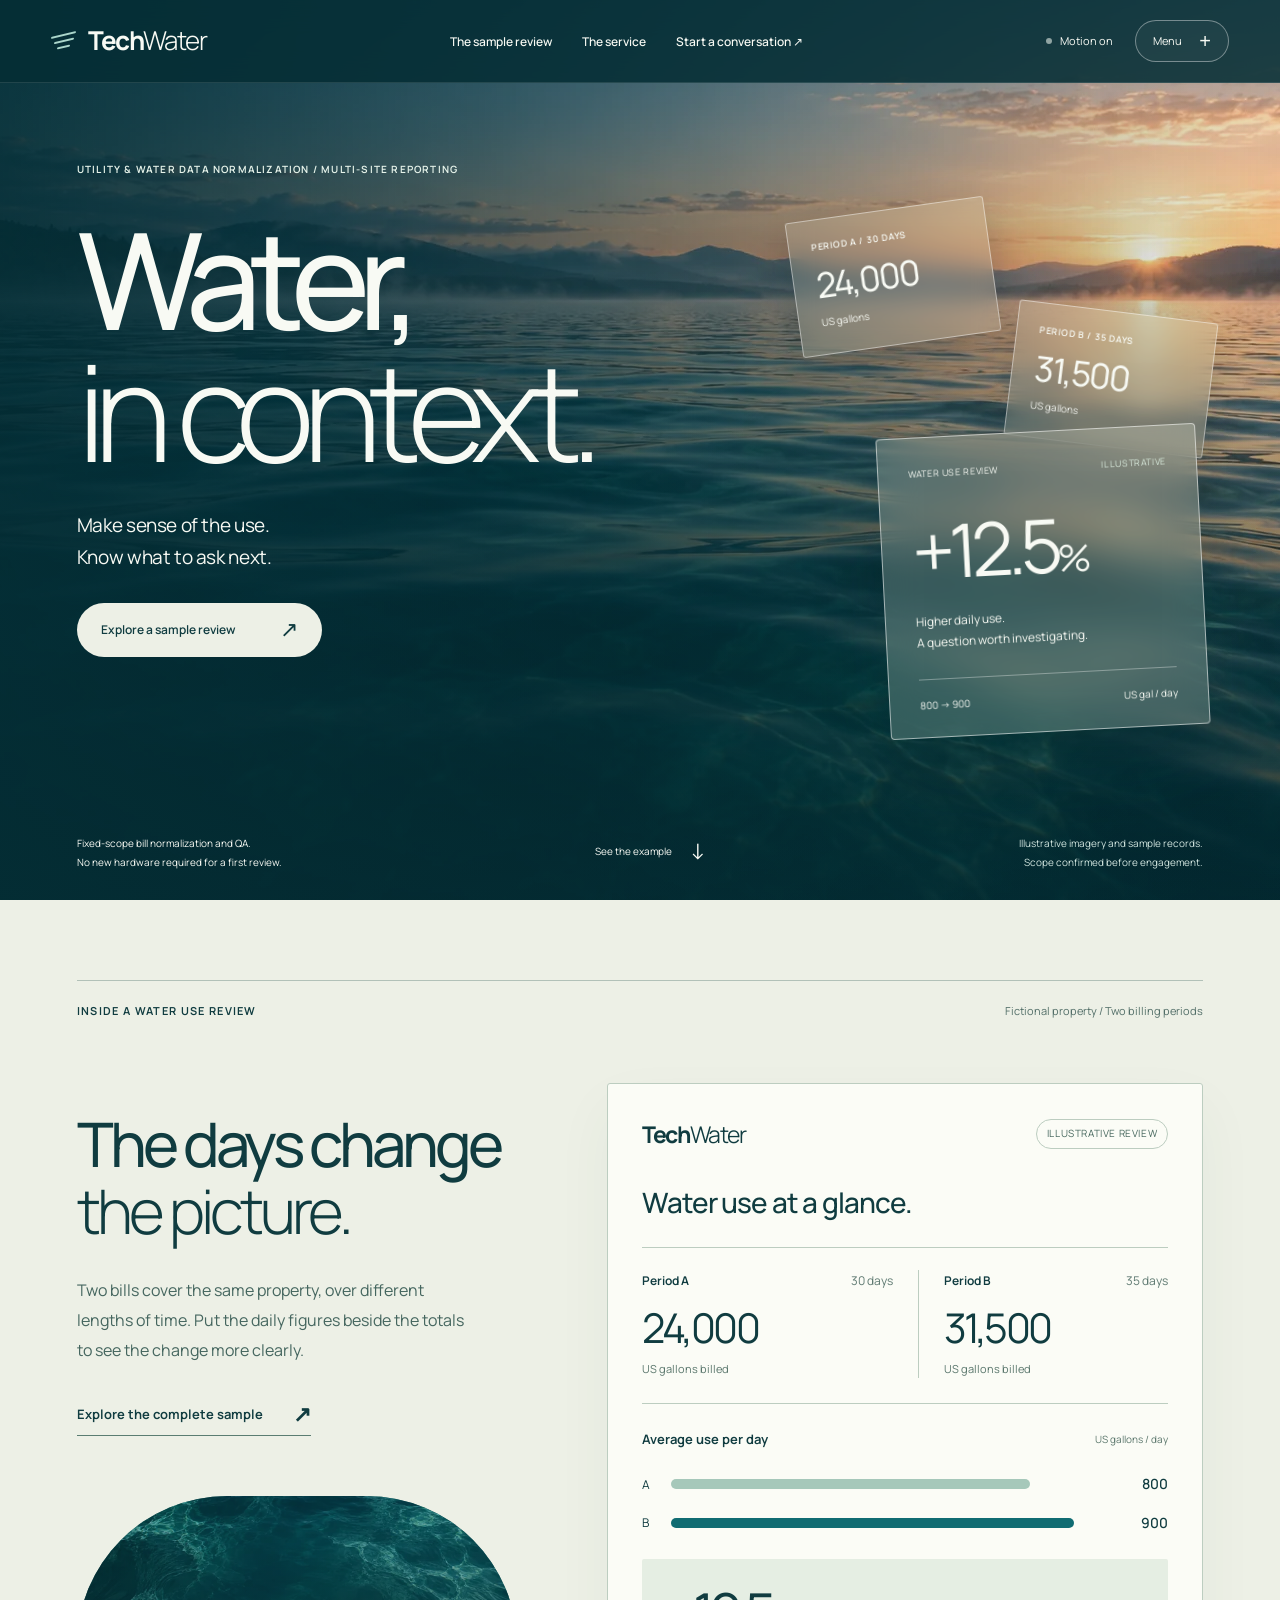
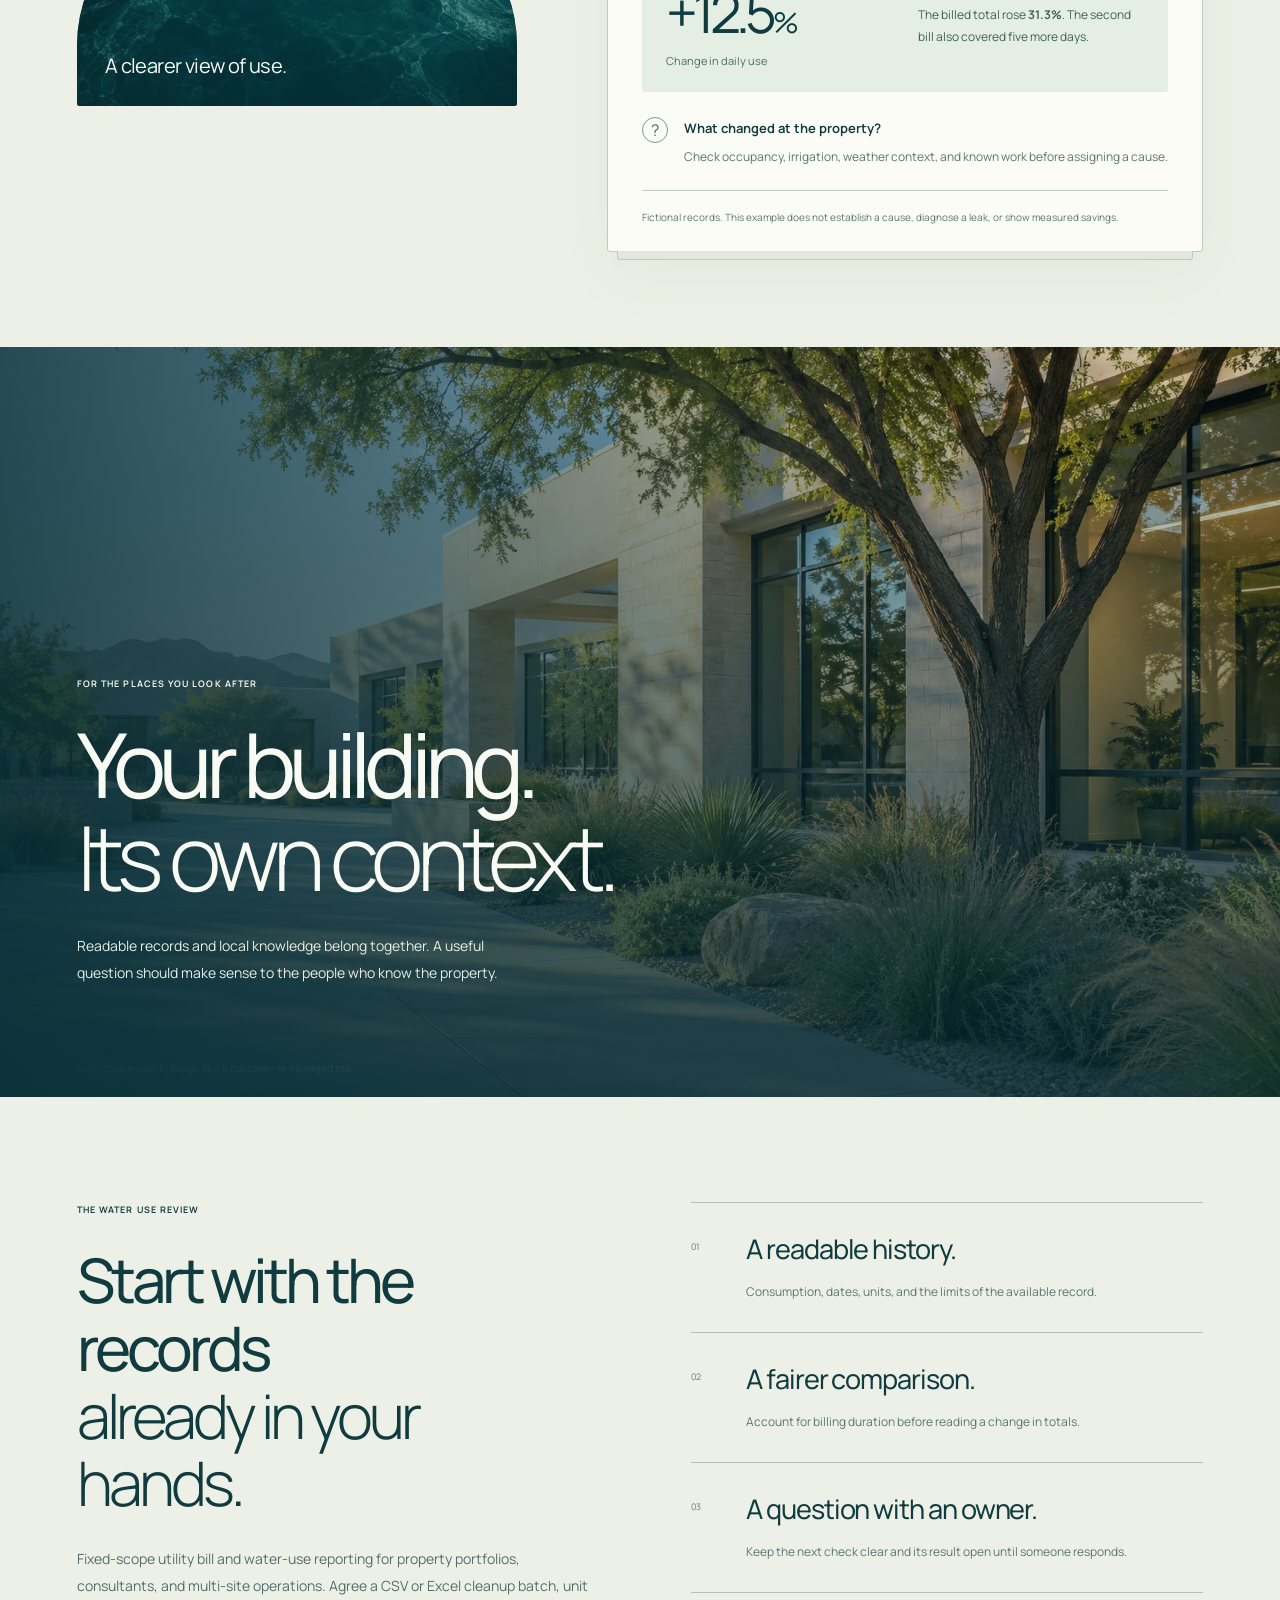
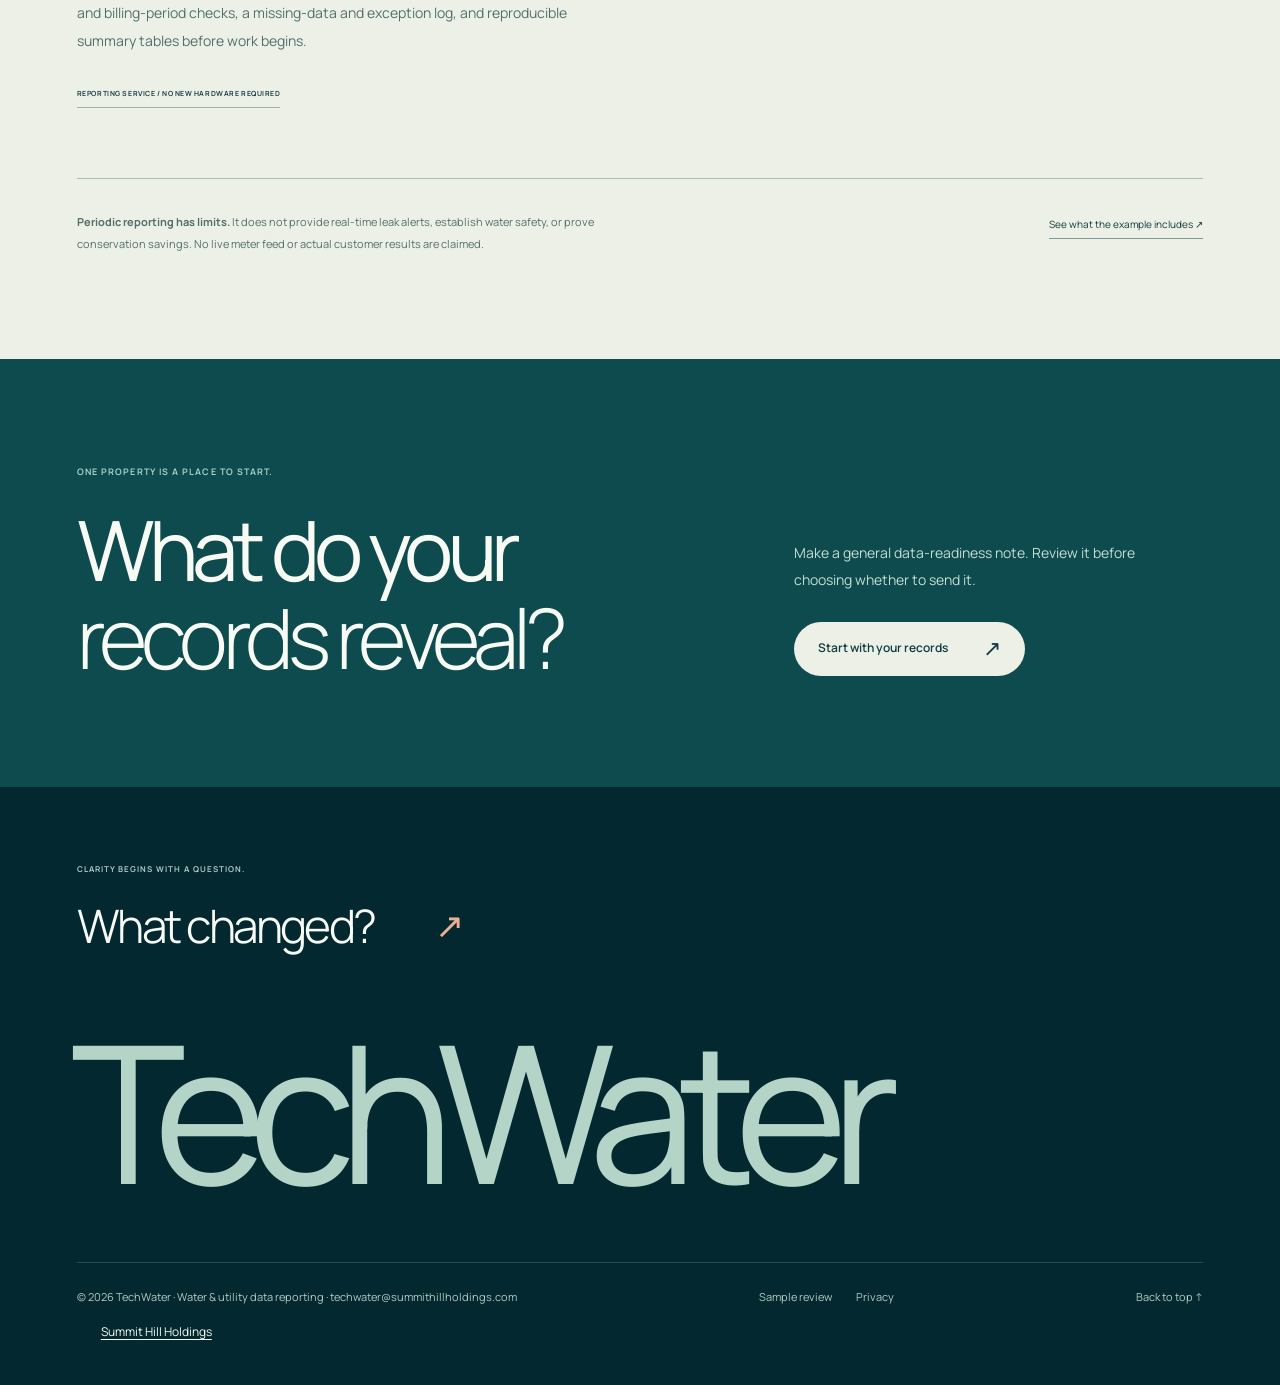
<file: index.html>
<!doctype html><html lang="en" data-motion="off"><head><meta charset="utf-8"><meta name="viewport" content="width=device-width,initial-scale=1"><meta name="theme-color" content="#073a40"><title>Water, in context. | TechWater</title><meta name="description" content="Utility data cleanup and bill-based water reporting for property portfolios, consultants, and multi-site teams. Scoped normalization, quality checks, and reproducible summaries."><link rel="canonical" href="https://techwater.summithillholdings.com/"><meta property="og:type" content="website"><meta property="og:site_name" content="TechWater"><meta property="og:title" content="Water, in context. | TechWater"><meta property="og:description" content="Utility data cleanup and bill-based water reporting for property portfolios, consultants, and multi-site teams. Scoped normalization, quality checks, and reproducible summaries."><meta property="og:url" content="https://techwater.summithillholdings.com/"><meta property="og:image" content="https://techwater.summithillholdings.com/assets/water-horizon-1600.webp"><meta name="twitter:card" content="summary_large_image"><link rel="icon" href="/assets/favicon.svg" type="image/svg+xml"><link rel="preload" as="font" type="font/ttf" href="/assets/fonts/manrope-variable.ttf" crossorigin><link rel="stylesheet" href="/styles.css?v=report-spread-2"><script src="/site.js?v=report-spread-2" defer></script></head><body class="page-home"><a class="skip" href="#main">Skip to content</a><header class="site-header"><a class="brand" href="/" aria-label="TechWater home"><span class="water-mark" aria-hidden="true"><i></i><i></i><i></i></span><span>Tech<b>Water</b></span></a><nav class="desktop-nav" aria-label="Primary"><a href="/sample-review/">The sample review</a><a href="/#scope">The service</a><a href="/start/">Start a conversation ↗</a></nav><div class="header-controls"><button class="motion-toggle only-js" type="button" data-motion aria-pressed="false"><span class="motion-dot" aria-hidden="true"></span><span data-motion-label>Motion on</span></button><button class="menu-button only-js" type="button" data-menu aria-controls="water-menu" aria-expanded="false" aria-haspopup="dialog">Menu <span aria-hidden="true">+</span></button></div><div class="page-progress" aria-hidden="true"></div></header><dialog class="menu-dialog" id="water-menu" aria-labelledby="menu-title"><div class="menu-water" aria-hidden="true"><img class="" src="/assets/water-texture-1600.webp" srcset="/assets/water-texture-640.webp 640w, /assets/water-texture-1000.webp 1000w, /assets/water-texture-1600.webp 1600w" sizes="100vw" width="1600" height="900" alt="" loading="lazy" decoding="async"></div><div class="menu-inner"><div class="menu-top"><a class="brand" href="/"><span class="water-mark" aria-hidden="true"><i></i><i></i><i></i></span><span>Tech<b>Water</b></span></a><button class="close-button" type="button" data-close aria-label="Close menu">Close <span aria-hidden="true">×</span></button></div><p class="eyebrow" id="menu-title">A clearer view of water use</p><nav aria-label="Full site"><a href="/"><small>01</small><span>Water, in context.</span><b aria-hidden="true">↗</b></a><a href="/sample-review/"><small>02</small><span>The sample review.</span><b aria-hidden="true">↗</b></a><a href="/#scope"><small>03</small><span>The reporting service.</span><b aria-hidden="true">↗</b></a><a href="/start/"><small>04</small><span>Start with your records.</span><b aria-hidden="true">↗</b></a></nav><div class="menu-foot"><p>Bill-based reporting.<br>No new hardware required.</p><span>Fixed-scope reporting pilots</span></div></div></dialog><main id="main"><section class="water-hero" aria-labelledby="water-title"><div class="hero-water" aria-hidden="true"><img class="" src="/assets/water-horizon-1600.webp" srcset="/assets/water-horizon-640.webp 640w, /assets/water-horizon-1000.webp 1000w, /assets/water-horizon-1600.webp 1600w" sizes="100vw" width="1600" height="900" alt="" fetchpriority="high" decoding="async"></div><div class="hero-shade" aria-hidden="true"></div><div class="hero-intro"><p class="eyebrow">Utility &amp; water data normalization / Multi-site reporting</p><h1 id="water-title">Water,<br><em>in context.</em></h1><p class="hero-lede">Make sense of the use.<br>Know what to ask next.</p><a class="button light" href="/sample-review/"><span>Explore a sample review</span><span aria-hidden="true">↗</span></a></div><div class="hero-report" aria-label="Sample water-use comparison"><div class="floating-source source-a"><span>PERIOD A / 30 DAYS</span><b>24,000</b><small>US gallons</small></div><div class="floating-source source-b"><span>PERIOD B / 35 DAYS</span><b>31,500</b><small>US gallons</small></div><div class="hero-report-glass"><div><span>WATER USE REVIEW</span><i>ILLUSTRATIVE</i></div><strong>+12.5<span>%</span></strong><p>Higher daily use.<br>A question worth investigating.</p><div class="hero-report-rule"><span>800 → 900</span><span>US gal / day</span></div></div></div><div class="hero-bottom"><p>Fixed-scope bill normalization and QA.<br>No new hardware required for a first review.</p><a href="#story">See the example <span aria-hidden="true">↓</span></a><span>Illustrative imagery and sample records.<br>Scope confirmed before engagement.</span></div></section><section class="review-spread" id="story" aria-labelledby="spread-title">
<div class="spread-topline"><p class="eyebrow">Inside a Water Use Review</p><span>Fictional property / Two billing periods</span></div>
<div class="spread-layout">
<div class="spread-copy"><h2 id="spread-title">The days change<br><em>the picture.</em></h2><p>Two bills cover the same property, over different lengths of time. Put the daily figures beside the totals to see the change more clearly.</p><a class="spread-link" href="/sample-review/">Explore the complete sample <span aria-hidden="true">↗</span></a><div class="spread-water" aria-hidden="true"><img src="/assets/water-texture-1000.webp" srcset="/assets/water-texture-640.webp 640w, /assets/water-texture-1000.webp 1000w" sizes="(max-width: 700px) 88vw, 38vw" width="1000" height="563" alt="" loading="lazy" decoding="async"><span>A clearer view of use.</span></div></div>
<figure class="review-sheet" aria-labelledby="sheet-title"><div class="sheet-masthead"><span>Tech<b>Water</b></span><span>Illustrative review</span></div><figcaption id="sheet-title">Water use at a glance.</figcaption><div class="sheet-periods"><div><p>Period A <span>30 days</span></p><strong>24,000</strong><small>US gallons billed</small></div><div><p>Period B <span>35 days</span></p><strong>31,500</strong><small>US gallons billed</small></div></div>
<div class="sheet-daily"><div class="sheet-chart-heading"><h3>Average use per day</h3><span>US gallons / day</span></div><div class="sheet-bar"><span>A</span><div aria-hidden="true"><i style="width:80%"></i></div><b>800</b></div><div class="sheet-bar"><span>B</span><div aria-hidden="true"><i style="width:90%"></i></div><b>900</b></div></div>
<div class="sheet-takeaway"><div><strong>+12.5<span>%</span></strong><p>Change in daily use</p></div><p>The billed total rose <b>31.3%</b>. The second bill also covered five more days.</p></div>
<div class="sheet-note"><span class="sheet-question" aria-hidden="true">?</span><div><h3>What changed at the property?</h3><p>Check occupancy, irrigation, weather context, and known work before assigning a cause.</p></div></div><p class="sheet-disclaimer">Fictional records. This example does not establish a cause, diagnose a leak, or show measured savings.</p></figure>
</div></section><section class="property-section"><figure><img class="" src="/assets/property-context-1600.webp" srcset="/assets/property-context-640.webp 640w, /assets/property-context-1000.webp 1000w, /assets/property-context-1600.webp 1536w" sizes="100vw" width="1536" height="1024" alt="Illustrative architectural courtyard" loading="lazy" decoding="async"><figcaption>Illustrative property image. Not a customer or managed site.</figcaption></figure><div class="property-shade" aria-hidden="true"></div><div><p class="eyebrow">For the places you look after</p><h2>Your building.<br><em>Its own context.</em></h2><p>Readable records and local knowledge belong together. A useful question should make sense to the people who know the property.</p></div></section><section class="scope-section section" id="scope"><div><p class="eyebrow">The Water Use Review</p><h2>Start with the records<br><em>already in your hands.</em></h2><p>Fixed-scope utility bill and water-use reporting for property portfolios, consultants, and multi-site operations. Agree a CSV or Excel cleanup batch, unit and billing-period checks, a missing-data and exception log, and reproducible summary tables before work begins.</p><span class="scope-label">REPORTING SERVICE / NO NEW HARDWARE REQUIRED</span></div><div class="scope-list"><article><span>01</span><div><h3>A readable history.</h3><p>Consumption, dates, units, and the limits of the available record.</p></div></article><article><span>02</span><div><h3>A fairer comparison.</h3><p>Account for billing duration before reading a change in totals.</p></div></article><article><span>03</span><div><h3>A question with an owner.</h3><p>Keep the next check clear and its result open until someone responds.</p></div></article></div><div class="scope-boundary"><p><strong>Periodic reporting has limits.</strong> It does not provide real-time leak alerts, establish water safety, or prove conservation savings. No live meter feed or actual customer results are claimed.</p><a href="/sample-review/">See what the example includes ↗</a></div></section><section class="next-section section"><p class="eyebrow">One property is a place to start.</p><h2>What do your<br><em>records reveal?</em></h2><div><p>Make a general data-readiness note. Review it before choosing whether to send it.</p><a class="button light" href="/start/"><span>Start with your records</span><span aria-hidden="true">↗</span></a></div></section></main><footer class="site-footer"><div class="footer-heading"><p class="eyebrow">Clarity begins with a question.</p><a href="/start/">What changed?<span aria-hidden="true">↗</span></a></div><div class="footer-wordmark" aria-hidden="true">TechWater</div><div class="footer-bottom"><p>© 2026 TechWater · Water &amp; utility data reporting · <a href="mailto:techwater@summithillholdings.com">techwater@summithillholdings.com</a></p><nav aria-label="Footer"><a href="/sample-review/">Sample review</a><a href="/privacy/">Privacy</a></nav><a href="#main">Back to top ↑</a></div><p class="holding-company-link" style="margin:0;padding:16px 24px;font-size:12px;line-height:1.6"><a href="https://summithillholdings.com/" style="color:inherit;text-decoration:underline;text-underline-offset:3px">Summit Hill Holdings</a></p></footer></body></html>
</file>
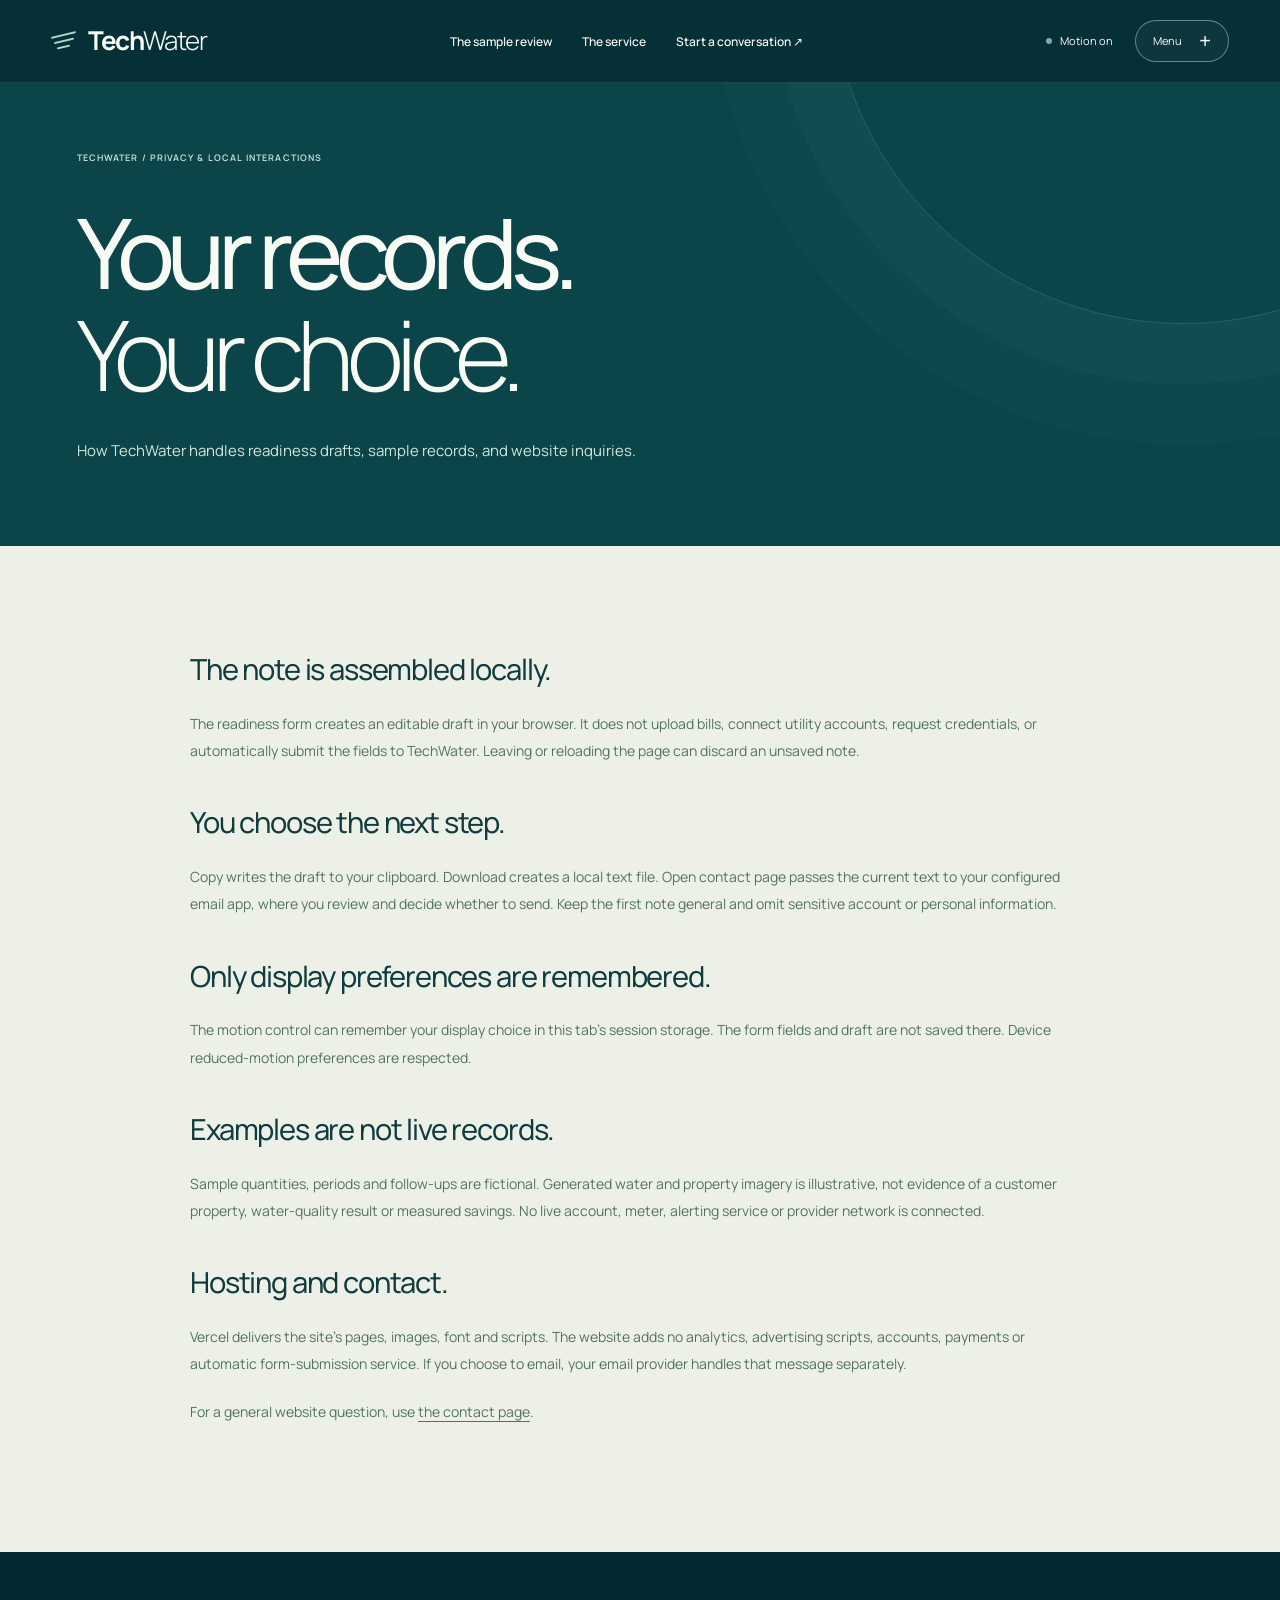
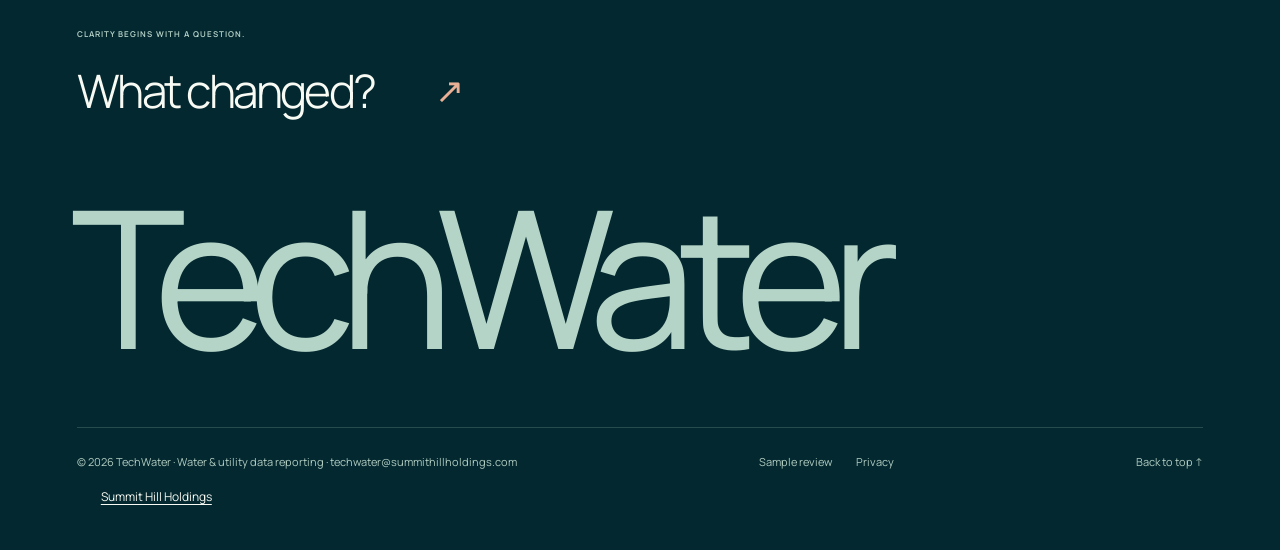
<file: privacy/index.html>
<!doctype html><html lang="en" data-motion="off"><head><meta charset="utf-8"><meta name="viewport" content="width=device-width,initial-scale=1"><meta name="theme-color" content="#073a40"><title>Privacy and local drafts | TechWater</title><meta name="description" content="How TechWater handles local readiness drafts, display preferences, illustrative data and contact choices."><link rel="canonical" href="https://techwater.summithillholdings.com/privacy/"><meta property="og:type" content="website"><meta property="og:site_name" content="TechWater"><meta property="og:title" content="Privacy and local drafts | TechWater"><meta property="og:description" content="How TechWater handles local readiness drafts, display preferences, illustrative data and contact choices."><meta property="og:url" content="https://techwater.summithillholdings.com/privacy/"><meta property="og:image" content="https://techwater.summithillholdings.com/assets/water-horizon-1600.webp"><meta name="twitter:card" content="summary_large_image"><link rel="icon" href="/assets/favicon.svg" type="image/svg+xml"><link rel="preload" as="font" type="font/ttf" href="/assets/fonts/manrope-variable.ttf" crossorigin><link rel="stylesheet" href="/styles.css?v=report-spread-2"><script src="/site.js?v=report-spread-2" defer></script></head><body class="page-privacy"><a class="skip" href="#main">Skip to content</a><header class="site-header"><a class="brand" href="/" aria-label="TechWater home"><span class="water-mark" aria-hidden="true"><i></i><i></i><i></i></span><span>Tech<b>Water</b></span></a><nav class="desktop-nav" aria-label="Primary"><a href="/sample-review/">The sample review</a><a href="/#scope">The service</a><a href="/start/">Start a conversation ↗</a></nav><div class="header-controls"><button class="motion-toggle only-js" type="button" data-motion aria-pressed="false"><span class="motion-dot" aria-hidden="true"></span><span data-motion-label>Motion on</span></button><button class="menu-button only-js" type="button" data-menu aria-controls="water-menu" aria-expanded="false" aria-haspopup="dialog">Menu <span aria-hidden="true">+</span></button></div><div class="page-progress" aria-hidden="true"></div></header><dialog class="menu-dialog" id="water-menu" aria-labelledby="menu-title"><div class="menu-water" aria-hidden="true"><img class="" src="/assets/water-texture-1600.webp" srcset="/assets/water-texture-640.webp 640w, /assets/water-texture-1000.webp 1000w, /assets/water-texture-1600.webp 1600w" sizes="100vw" width="1600" height="900" alt="" loading="lazy" decoding="async"></div><div class="menu-inner"><div class="menu-top"><a class="brand" href="/"><span class="water-mark" aria-hidden="true"><i></i><i></i><i></i></span><span>Tech<b>Water</b></span></a><button class="close-button" type="button" data-close aria-label="Close menu">Close <span aria-hidden="true">×</span></button></div><p class="eyebrow" id="menu-title">A clearer view of water use</p><nav aria-label="Full site"><a href="/"><small>01</small><span>Water, in context.</span><b aria-hidden="true">↗</b></a><a href="/sample-review/"><small>02</small><span>The sample review.</span><b aria-hidden="true">↗</b></a><a href="/#scope"><small>03</small><span>The reporting service.</span><b aria-hidden="true">↗</b></a><a href="/start/"><small>04</small><span>Start with your records.</span><b aria-hidden="true">↗</b></a></nav><div class="menu-foot"><p>Bill-based reporting.<br>No new hardware required.</p><span>Fixed-scope reporting pilots</span></div></div></dialog><main id="main"><section class="inner-hero"><p class="eyebrow">TechWater / Privacy & local interactions</p><h1>Your records.<br><em>Your choice.</em></h1><p>How TechWater handles readiness drafts, sample records, and website inquiries.</p></section><section class="privacy-section section"><article><h2>The note is assembled locally.</h2><p>The readiness form creates an editable draft in your browser. It does not upload bills, connect utility accounts, request credentials, or automatically submit the fields to TechWater. Leaving or reloading the page can discard an unsaved note.</p><h2>You choose the next step.</h2><p>Copy writes the draft to your clipboard. Download creates a local text file. Open contact page passes the current text to your configured email app, where you review and decide whether to send. Keep the first note general and omit sensitive account or personal information.</p><h2>Only display preferences are remembered.</h2><p>The motion control can remember your display choice in this tab’s session storage. The form fields and draft are not saved there. Device reduced-motion preferences are respected.</p><h2>Examples are not live records.</h2><p>Sample quantities, periods and follow-ups are fictional. Generated water and property imagery is illustrative, not evidence of a customer property, water-quality result or measured savings. No live account, meter, alerting service or provider network is connected.</p><h2>Hosting and contact.</h2><p>Vercel delivers the site’s pages, images, font and scripts. The website adds no analytics, advertising scripts, accounts, payments or automatic form-submission service. If you choose to email, your email provider handles that message separately.</p><p>For a general website question, use <a href="https://summithillholdings.com/contact?venture=techwater">the contact page</a>.</p></article></section></main><footer class="site-footer"><div class="footer-heading"><p class="eyebrow">Clarity begins with a question.</p><a href="/start/">What changed?<span aria-hidden="true">↗</span></a></div><div class="footer-wordmark" aria-hidden="true">TechWater</div><div class="footer-bottom"><p>© 2026 TechWater · Water &amp; utility data reporting · <a href="mailto:techwater@summithillholdings.com">techwater@summithillholdings.com</a></p><nav aria-label="Footer"><a href="/sample-review/">Sample review</a><a href="/privacy/">Privacy</a></nav><a href="#main">Back to top ↑</a></div><p class="holding-company-link" style="margin:0;padding:16px 24px;font-size:12px;line-height:1.6"><a href="https://summithillholdings.com/" style="color:inherit;text-decoration:underline;text-underline-offset:3px">Summit Hill Holdings</a></p></footer></body></html>
</file>
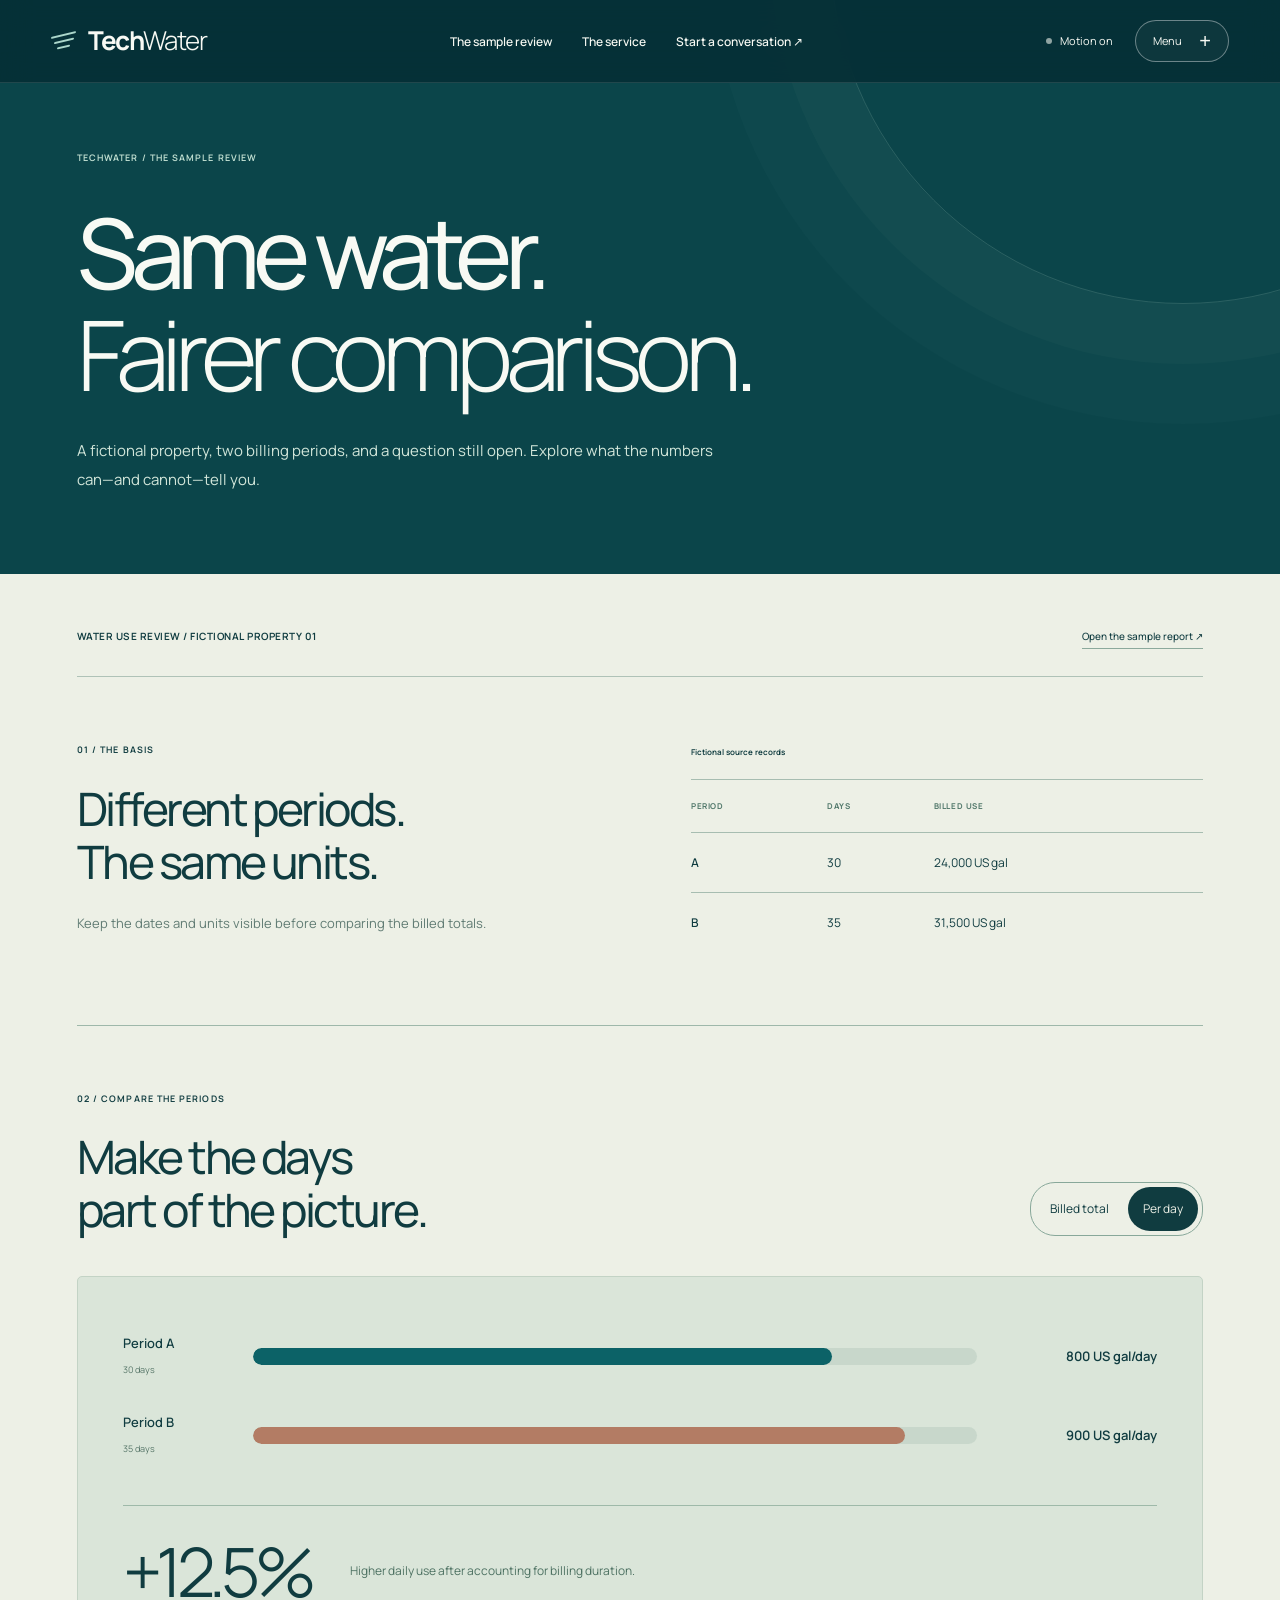
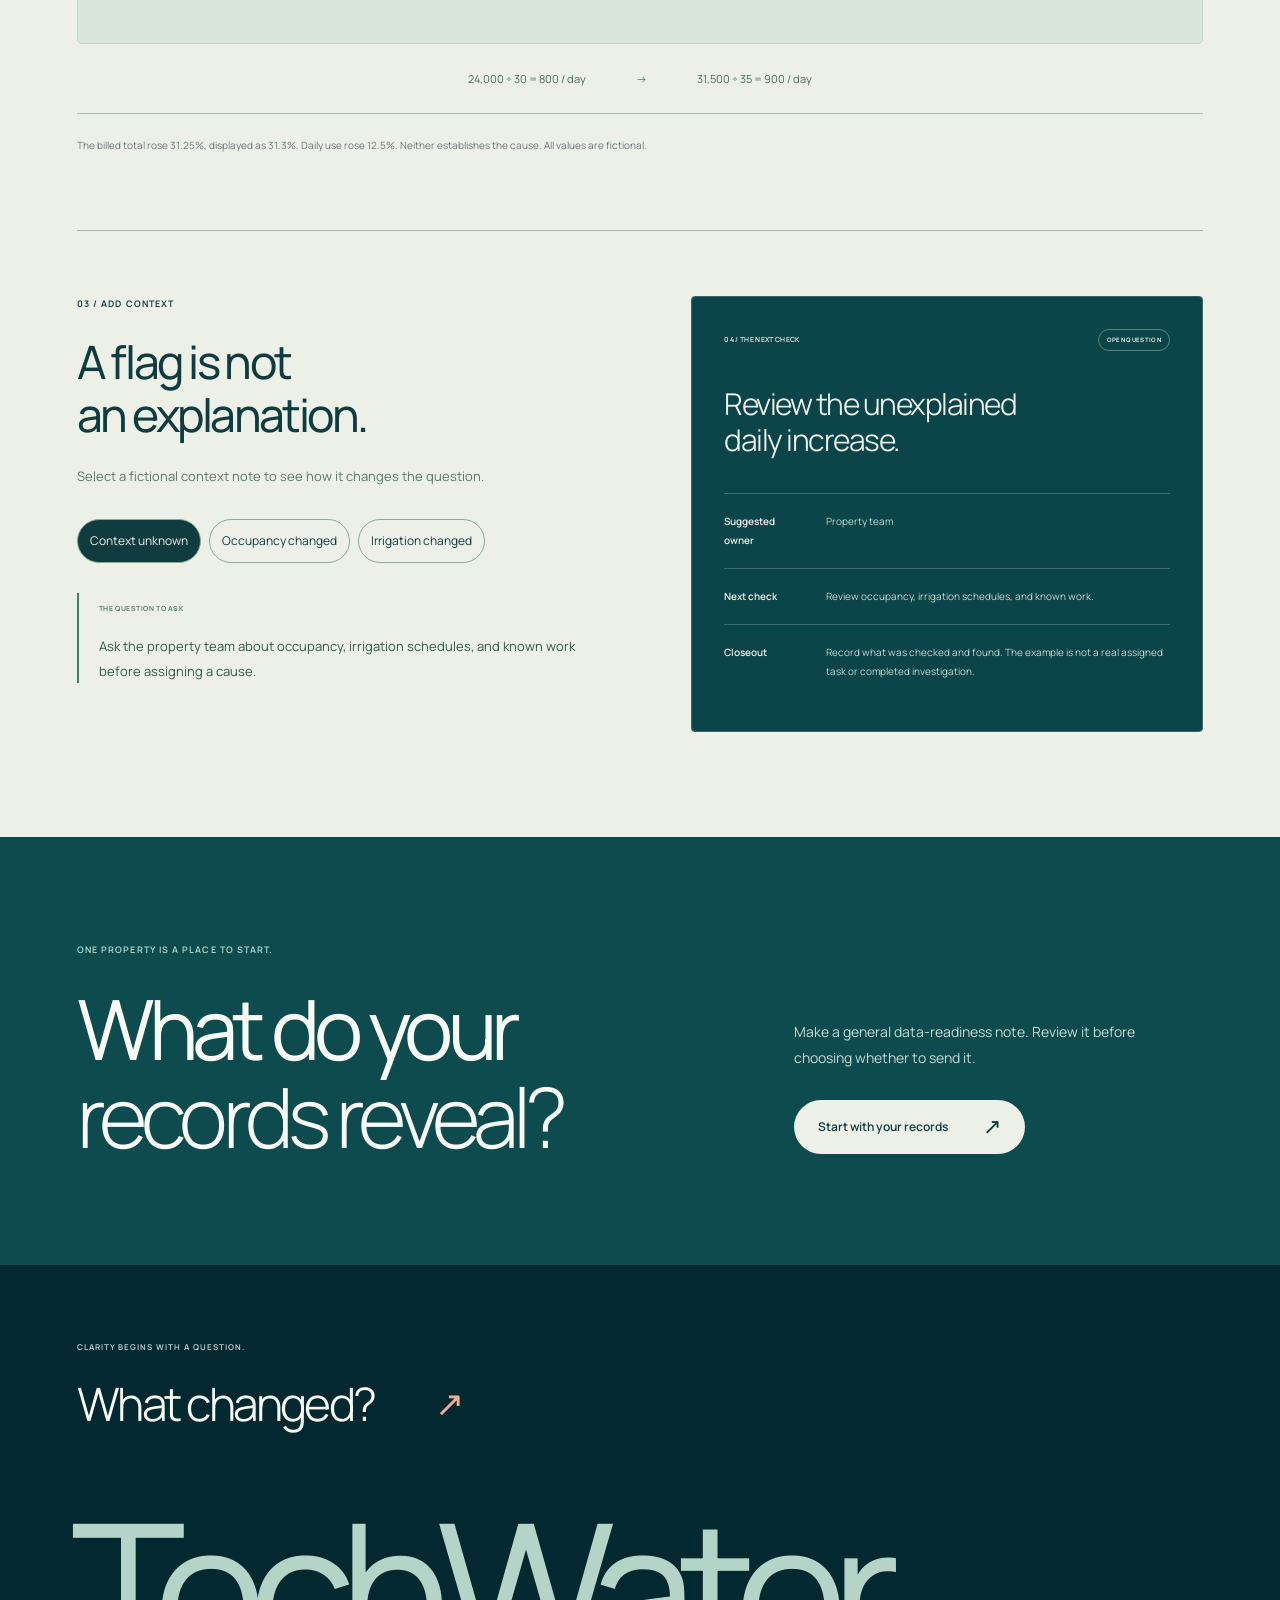
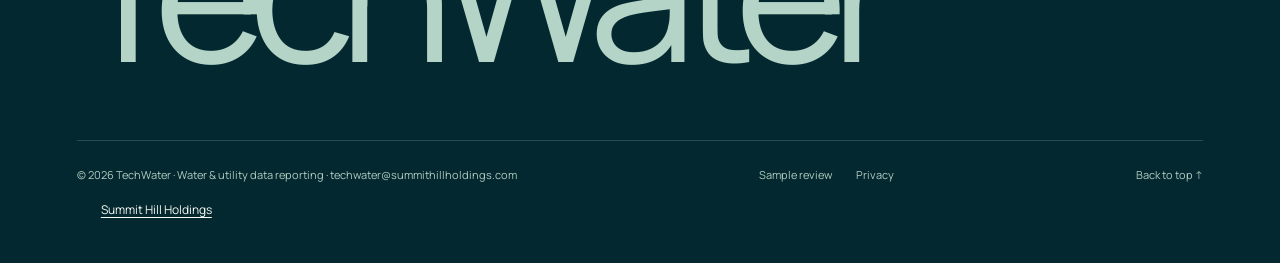
<file: sample-review/index.html>
<!doctype html><html lang="en" data-motion="off"><head><meta charset="utf-8"><meta name="viewport" content="width=device-width,initial-scale=1"><meta name="theme-color" content="#073a40"><title>The sample Water Use Review | TechWater</title><meta name="description" content="Explore TechWater’s fictional water-use comparison: billing periods, daily use, property context and a follow-up question."><link rel="canonical" href="https://techwater.summithillholdings.com/sample-review/"><meta property="og:type" content="website"><meta property="og:site_name" content="TechWater"><meta property="og:title" content="The sample Water Use Review | TechWater"><meta property="og:description" content="Explore TechWater’s fictional water-use comparison: billing periods, daily use, property context and a follow-up question."><meta property="og:url" content="https://techwater.summithillholdings.com/sample-review/"><meta property="og:image" content="https://techwater.summithillholdings.com/assets/water-horizon-1600.webp"><meta name="twitter:card" content="summary_large_image"><link rel="icon" href="/assets/favicon.svg" type="image/svg+xml"><link rel="preload" as="font" type="font/ttf" href="/assets/fonts/manrope-variable.ttf" crossorigin><link rel="stylesheet" href="/styles.css?v=report-spread-2"><script src="/site.js?v=report-spread-2" defer></script></head><body class="page-sample-review"><a class="skip" href="#main">Skip to content</a><header class="site-header"><a class="brand" href="/" aria-label="TechWater home"><span class="water-mark" aria-hidden="true"><i></i><i></i><i></i></span><span>Tech<b>Water</b></span></a><nav class="desktop-nav" aria-label="Primary"><a href="/sample-review/">The sample review</a><a href="/#scope">The service</a><a href="/start/">Start a conversation ↗</a></nav><div class="header-controls"><button class="motion-toggle only-js" type="button" data-motion aria-pressed="false"><span class="motion-dot" aria-hidden="true"></span><span data-motion-label>Motion on</span></button><button class="menu-button only-js" type="button" data-menu aria-controls="water-menu" aria-expanded="false" aria-haspopup="dialog">Menu <span aria-hidden="true">+</span></button></div><div class="page-progress" aria-hidden="true"></div></header><dialog class="menu-dialog" id="water-menu" aria-labelledby="menu-title"><div class="menu-water" aria-hidden="true"><img class="" src="/assets/water-texture-1600.webp" srcset="/assets/water-texture-640.webp 640w, /assets/water-texture-1000.webp 1000w, /assets/water-texture-1600.webp 1600w" sizes="100vw" width="1600" height="900" alt="" loading="lazy" decoding="async"></div><div class="menu-inner"><div class="menu-top"><a class="brand" href="/"><span class="water-mark" aria-hidden="true"><i></i><i></i><i></i></span><span>Tech<b>Water</b></span></a><button class="close-button" type="button" data-close aria-label="Close menu">Close <span aria-hidden="true">×</span></button></div><p class="eyebrow" id="menu-title">A clearer view of water use</p><nav aria-label="Full site"><a href="/"><small>01</small><span>Water, in context.</span><b aria-hidden="true">↗</b></a><a href="/sample-review/"><small>02</small><span>The sample review.</span><b aria-hidden="true">↗</b></a><a href="/#scope"><small>03</small><span>The reporting service.</span><b aria-hidden="true">↗</b></a><a href="/start/"><small>04</small><span>Start with your records.</span><b aria-hidden="true">↗</b></a></nav><div class="menu-foot"><p>Bill-based reporting.<br>No new hardware required.</p><span>Fixed-scope reporting pilots</span></div></div></dialog><main id="main"><section class="inner-hero"><p class="eyebrow">TechWater / The sample review</p><h1>Same water.<br><em>Fairer comparison.</em></h1><p>A fictional property, two billing periods, and a question still open. Explore what the numbers can—and cannot—tell you.</p></section><section class="review-section section"><div class="review-meta"><span>WATER USE REVIEW / FICTIONAL PROPERTY 01</span><button type="button" class="report-open only-js" data-report-open>Open the sample report ↗</button><a class="static-report" href="/assets/water-use-review.svg" target="_blank" rel="noopener">Full-size sample report ↗</a></div><div class="review-source"><div><p class="eyebrow">01 / The basis</p><h2>Different periods.<br>The same units.</h2><p>Keep the dates and units visible before comparing the billed totals.</p></div><table><caption>Fictional source records</caption><thead><tr><th scope="col">Period</th><th scope="col">Days</th><th scope="col">Billed use</th></tr></thead><tbody><tr><th scope="row">A</th><td>30</td><td>24,000 US gal</td></tr><tr><th scope="row">B</th><td>35</td><td>31,500 US gal</td></tr></tbody></table></div><div class="comparison-section"><div class="comparison-heading"><div><p class="eyebrow">02 / Compare the periods</p><h2>Make the days<br>part of the picture.</h2></div><div class="comparison-controls" role="group" aria-label="Consumption comparison"><button type="button" data-comparison="total" aria-pressed="false" disabled>Billed total</button><button type="button" data-comparison="daily" aria-pressed="true" disabled>Per day</button></div></div><div class="usage-chart" aria-live="polite" aria-atomic="true"><div class="chart-row"><div><strong>Period A</strong><span>30 days</span></div><div class="usage-track"><i id="period-a-bar" style="width:80%"></i></div><b id="period-a-value">800 US gal/day</b></div><div class="chart-row"><div><strong>Period B</strong><span>35 days</span></div><div class="usage-track"><i id="period-b-bar" style="width:90%"></i></div><b id="period-b-value">900 US gal/day</b></div><div class="change-callout"><strong id="change-amount">+12.5%</strong><p id="comparison-summary">Higher daily use after accounting for billing duration.</p></div></div><div class="formula-line"><span>24,000 ÷ 30 = 800 / day</span><span aria-hidden="true">→</span><span>31,500 ÷ 35 = 900 / day</span></div><p class="small-note">The billed total rose 31.25%, displayed as 31.3%. Daily use rose 12.5%. Neither establishes the cause. All values are fictional.</p><noscript><p>The draft builder needs JavaScript. You can <a href="https://summithillholdings.com/contact?venture=techwater">open the general inquiry page</a> instead.</p></noscript></div><div class="context-section"><div><p class="eyebrow">03 / Add context</p><h2>A flag is not<br>an explanation.</h2><p>Select a fictional context note to see how it changes the question.</p><div class="context-controls" role="group" aria-label="Fictional context notes"><button type="button" data-context="unknown" aria-pressed="true" disabled>Context unknown</button><button type="button" data-context="occupancy" aria-pressed="false" disabled>Occupancy changed</button><button type="button" data-context="irrigation" aria-pressed="false" disabled>Irrigation changed</button></div><div class="context-response" aria-live="polite"><span>THE QUESTION TO ASK</span><p id="context-question">Ask the property team about occupancy, irrigation schedules, and known work before assigning a cause.</p></div></div><div class="followup-ticket"><div><span>04 / THE NEXT CHECK</span><b>OPEN QUESTION</b></div><h3>Review the unexplained<br>daily increase.</h3><dl><div><dt>Suggested owner</dt><dd>Property team</dd></div><div><dt>Next check</dt><dd id="followup-question">Review occupancy, irrigation schedules, and known work.</dd></div><div><dt>Closeout</dt><dd>Record what was checked and found. The example is not a real assigned task or completed investigation.</dd></div></dl></div></div></section><section class="next-section section"><p class="eyebrow">One property is a place to start.</p><h2>What do your<br><em>records reveal?</em></h2><div><p>Make a general data-readiness note. Review it before choosing whether to send it.</p><a class="button light" href="/start/"><span>Start with your records</span><span aria-hidden="true">↗</span></a></div></section></main><footer class="site-footer"><div class="footer-heading"><p class="eyebrow">Clarity begins with a question.</p><a href="/start/">What changed?<span aria-hidden="true">↗</span></a></div><div class="footer-wordmark" aria-hidden="true">TechWater</div><div class="footer-bottom"><p>© 2026 TechWater · Water &amp; utility data reporting · <a href="mailto:techwater@summithillholdings.com">techwater@summithillholdings.com</a></p><nav aria-label="Footer"><a href="/sample-review/">Sample review</a><a href="/privacy/">Privacy</a></nav><a href="#main">Back to top ↑</a></div><p class="holding-company-link" style="margin:0;padding:16px 24px;font-size:12px;line-height:1.6"><a href="https://summithillholdings.com/" style="color:inherit;text-decoration:underline;text-underline-offset:3px">Summit Hill Holdings</a></p></footer><dialog class="report-dialog" id="report-dialog" aria-labelledby="report-dialog-title"><div class="report-dialog-top"><span id="report-dialog-title">Water Use Review / Fictional sample</span><button type="button" data-close aria-label="Close sample report">Close ×</button></div><img src="/assets/water-use-review.svg" width="1000" height="1100" alt="Illustrative water-use report with 24,000 US gallons over 30 days and 31,500 over 35 days, a 12.5 percent daily increase"><p>No live property, account, or meter data. <a href="/assets/water-use-review.svg" target="_blank" rel="noopener">Open full-size ↗</a></p></dialog></body></html>
</file>
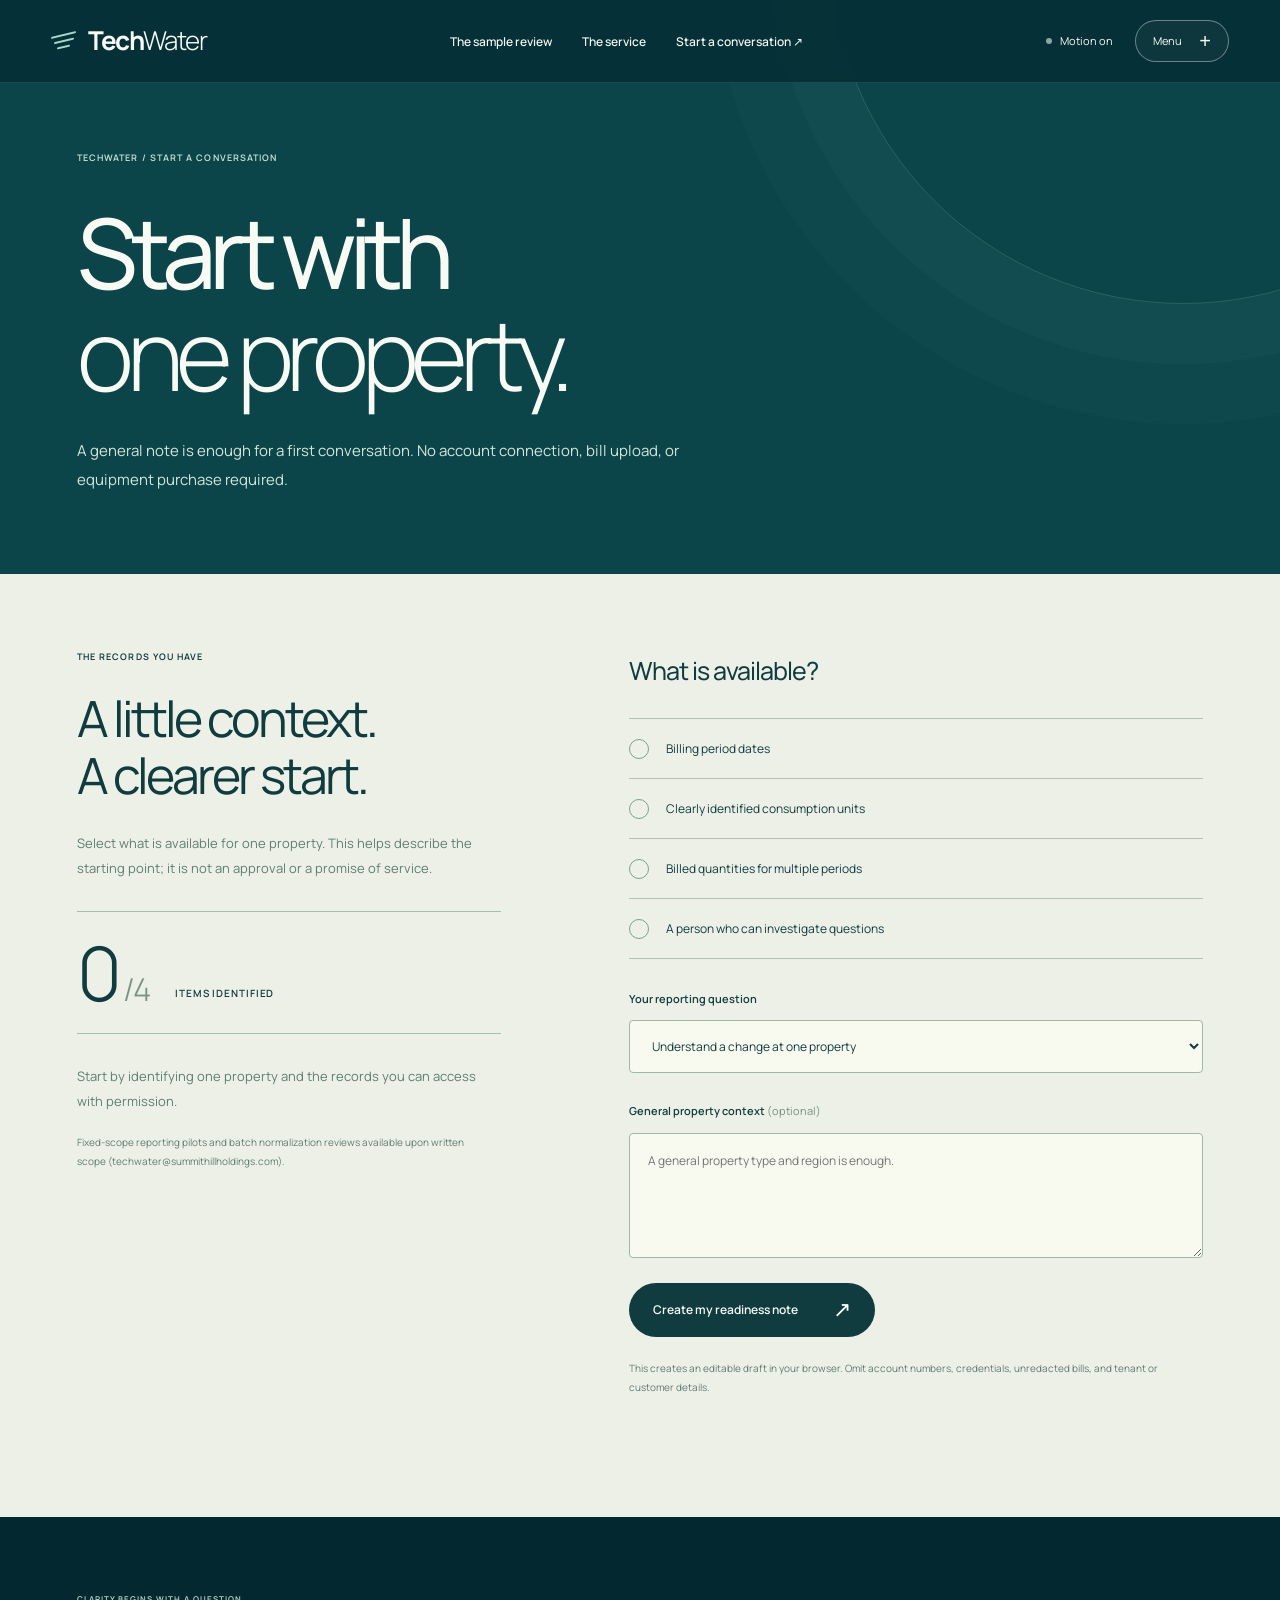
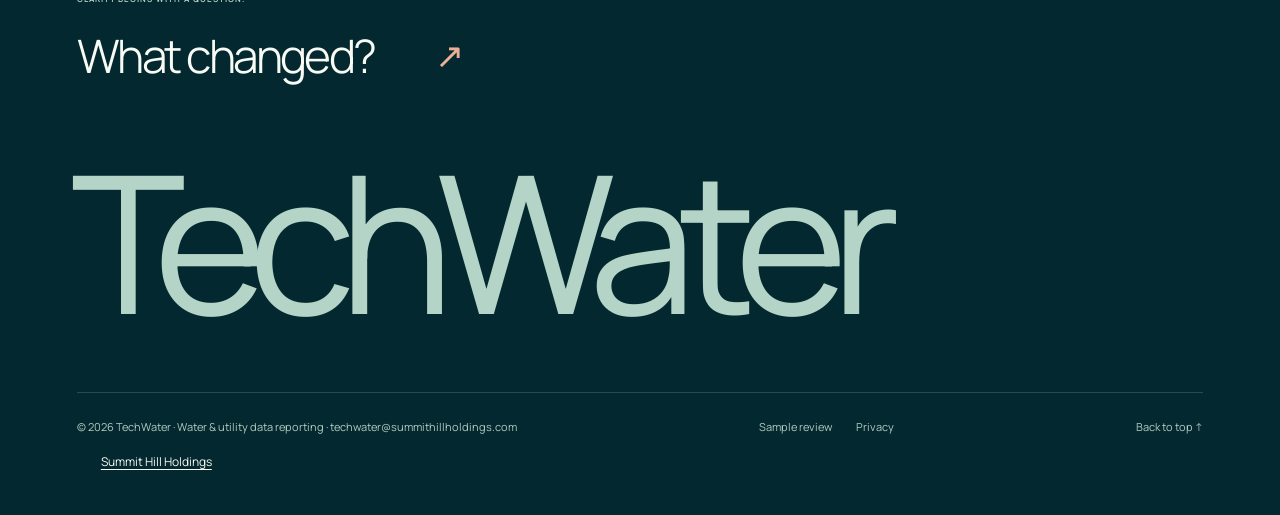
<file: start/index.html>
<!doctype html><html lang="en" data-motion="off"><head><meta charset="utf-8"><meta name="viewport" content="width=device-width,initial-scale=1"><meta name="theme-color" content="#073a40"><title>Start with your records | TechWater</title><meta name="description" content="Create a local TechWater data-readiness note for a conversation about bill-based property water-use reporting."><link rel="canonical" href="https://techwater.summithillholdings.com/start/"><meta property="og:type" content="website"><meta property="og:site_name" content="TechWater"><meta property="og:title" content="Start with your records | TechWater"><meta property="og:description" content="Create a local TechWater data-readiness note for a conversation about bill-based property water-use reporting."><meta property="og:url" content="https://techwater.summithillholdings.com/start/"><meta property="og:image" content="https://techwater.summithillholdings.com/assets/water-horizon-1600.webp"><meta name="twitter:card" content="summary_large_image"><link rel="icon" href="/assets/favicon.svg" type="image/svg+xml"><link rel="preload" as="font" type="font/ttf" href="/assets/fonts/manrope-variable.ttf" crossorigin><link rel="stylesheet" href="/styles.css?v=report-spread-2"><script src="/site.js?v=report-spread-2" defer></script></head><body class="page-start"><a class="skip" href="#main">Skip to content</a><header class="site-header"><a class="brand" href="/" aria-label="TechWater home"><span class="water-mark" aria-hidden="true"><i></i><i></i><i></i></span><span>Tech<b>Water</b></span></a><nav class="desktop-nav" aria-label="Primary"><a href="/sample-review/">The sample review</a><a href="/#scope">The service</a><a href="/start/">Start a conversation ↗</a></nav><div class="header-controls"><button class="motion-toggle only-js" type="button" data-motion aria-pressed="false"><span class="motion-dot" aria-hidden="true"></span><span data-motion-label>Motion on</span></button><button class="menu-button only-js" type="button" data-menu aria-controls="water-menu" aria-expanded="false" aria-haspopup="dialog">Menu <span aria-hidden="true">+</span></button></div><div class="page-progress" aria-hidden="true"></div></header><dialog class="menu-dialog" id="water-menu" aria-labelledby="menu-title"><div class="menu-water" aria-hidden="true"><img class="" src="/assets/water-texture-1600.webp" srcset="/assets/water-texture-640.webp 640w, /assets/water-texture-1000.webp 1000w, /assets/water-texture-1600.webp 1600w" sizes="100vw" width="1600" height="900" alt="" loading="lazy" decoding="async"></div><div class="menu-inner"><div class="menu-top"><a class="brand" href="/"><span class="water-mark" aria-hidden="true"><i></i><i></i><i></i></span><span>Tech<b>Water</b></span></a><button class="close-button" type="button" data-close aria-label="Close menu">Close <span aria-hidden="true">×</span></button></div><p class="eyebrow" id="menu-title">A clearer view of water use</p><nav aria-label="Full site"><a href="/"><small>01</small><span>Water, in context.</span><b aria-hidden="true">↗</b></a><a href="/sample-review/"><small>02</small><span>The sample review.</span><b aria-hidden="true">↗</b></a><a href="/#scope"><small>03</small><span>The reporting service.</span><b aria-hidden="true">↗</b></a><a href="/start/"><small>04</small><span>Start with your records.</span><b aria-hidden="true">↗</b></a></nav><div class="menu-foot"><p>Bill-based reporting.<br>No new hardware required.</p><span>Fixed-scope reporting pilots</span></div></div></dialog><main id="main"><section class="inner-hero"><p class="eyebrow">TechWater / Start a conversation</p><h1>Start with<br><em>one property.</em></h1><p>A general note is enough for a first conversation. No account connection, bill upload, or equipment purchase required.</p></section><section class="readiness-section section"><aside><p class="eyebrow">The records you have</p><h2>A little context.<br>A clearer start.</h2><p>Select what is available for one property. This helps describe the starting point; it is not an approval or a promise of service.</p><div class="readiness-count"><strong id="readiness-count">0<span>/4</span></strong><span>ITEMS IDENTIFIED</span></div><p id="readiness-note" aria-live="polite">Start by identifying one property and the records you can access with permission.</p><p class="small-note">Fixed-scope reporting pilots and batch normalization reviews available upon written scope (<a href="mailto:techwater@summithillholdings.com">techwater@summithillholdings.com</a>).</p></aside><form class="readiness-form" data-readiness><fieldset><legend>What is available?</legend><label class="check-option"><input type="checkbox" name="records" value="Billing period dates"><span>Billing period dates</span></label><label class="check-option"><input type="checkbox" name="records" value="Clearly identified consumption units"><span>Clearly identified consumption units</span></label><label class="check-option"><input type="checkbox" name="records" value="Billed quantities for multiple periods"><span>Billed quantities for multiple periods</span></label><label class="check-option"><input type="checkbox" name="records" value="A property follow-up owner"><span>A person who can investigate questions</span></label></fieldset><label for="goal">Your reporting question</label><select id="goal" name="goal"><option>Understand a change at one property</option><option>Organize comparable records across properties</option><option>Discuss a professional or data partnership</option></select><label for="context-note">General property context <span>(optional)</span></label><textarea id="context-note" name="context" rows="4" maxlength="600" placeholder="A general property type and region is enough."></textarea><button class="button dark" type="submit" disabled><span>Create my readiness note</span><span aria-hidden="true">↗</span></button><p class="small-note">This creates an editable draft in your browser. Omit account numbers, credentials, unredacted bills, and tenant or customer details.</p><noscript><p>The draft builder needs JavaScript. You can <a href="https://summithillholdings.com/contact?venture=techwater">open the general inquiry page</a> instead.</p></noscript><section class="draft-result" id="draft-result" hidden aria-labelledby="draft-title"><p class="eyebrow">Ready for your review</p><h2 id="draft-title" tabindex="-1">Your first note.</h2><label for="draft-text">Review and edit before sending</label><textarea id="draft-text" rows="13" maxlength="5000"></textarea><p class="contact-handoff-note">Copy your draft, then open the contact page to paste it. Nothing is sent from this draft builder.</p><div class="draft-actions"><button class="button dark" type="button" data-copy>Copy note ↗</button><button class="button border" type="button" data-download>Download .txt ↓</button><a class="button border" id="email-note" href="https://summithillholdings.com/contact?venture=techwater">Open contact page ↗</a></div><p id="draft-status" role="status" aria-live="polite"></p></section></form></section></main><footer class="site-footer"><div class="footer-heading"><p class="eyebrow">Clarity begins with a question.</p><a href="/start/">What changed?<span aria-hidden="true">↗</span></a></div><div class="footer-wordmark" aria-hidden="true">TechWater</div><div class="footer-bottom"><p>© 2026 TechWater · Water &amp; utility data reporting · <a href="mailto:techwater@summithillholdings.com">techwater@summithillholdings.com</a></p><nav aria-label="Footer"><a href="/sample-review/">Sample review</a><a href="/privacy/">Privacy</a></nav><a href="#main">Back to top ↑</a></div><p class="holding-company-link" style="margin:0;padding:16px 24px;font-size:12px;line-height:1.6"><a href="https://summithillholdings.com/" style="color:inherit;text-decoration:underline;text-underline-offset:3px">Summit Hill Holdings</a></p></footer></body></html>
</file>
<file: styles.css>
@font-face{font-family:Manrope;src:url('/assets/fonts/manrope-variable.ttf') format('truetype');font-weight:200 800;font-style:normal;font-display:swap}
:root{--deep:#052e35;--ink:#103c40;--teal:#0c6267;--aqua:#abd6cb;--paper:#edf0e6;--white:#f8faf4;--coral:#eab096;--line:#ffffff38;--scroll:0;--dive:0;color-scheme:dark}
*{box-sizing:border-box}html{scroll-behavior:smooth;scroll-padding-top:105px}body{margin:0;background:var(--deep);color:var(--white);font:400 15px/1.75 Manrope,Arial,sans-serif;-webkit-font-smoothing:antialiased}button,input,textarea,select{font:inherit}a{color:inherit;text-decoration:none}button{cursor:pointer;color:inherit}button:disabled{cursor:default}button,a{touch-action:manipulation}button{border:0}img,svg{display:block;max-width:100%;height:auto}h1,h2,h3,p{margin-top:0}p{margin-bottom:1.5em}em{font-style:normal;font-weight:300}button,input,textarea,select{border-radius:0}[hidden]{display:none!important}::selection{background:var(--aqua);color:var(--ink)}a:focus-visible,button:focus-visible,input:focus-visible,textarea:focus-visible,select:focus-visible,summary:focus-visible{outline:3px solid var(--coral);outline-offset:6px}.skip{position:fixed;z-index:200;top:-100px;left:15px;padding:13px 20px;background:var(--paper);color:var(--ink)}.skip:focus{top:12px}.only-js{display:none!important}.js .only-js{display:inline-flex!important}.eyebrow{font-size:9px;font-weight:650;line-height:1.8;letter-spacing:.12em;text-transform:uppercase}.section{padding:105px 6vw}.button{display:inline-flex;align-items:center;justify-content:space-between;gap:35px;border:1px solid transparent;border-radius:40px;min-height:53px;padding:15px 23px;font-size:12px;line-height:1.7;font-weight:600;transition:background .25s,transform .25s,color .25s}.button>span[aria-hidden]{font:400 22px/1 Arial}.button.light{background:var(--paper);color:var(--ink)}.button.light:hover{background:var(--aqua);transform:translateY(-3px)}.button.dark{background:var(--ink);color:var(--white)}.button.dark:hover{background:var(--teal);transform:translateY(-2px)}.button.outline{border-color:#ffffff8f;background:#ffffff08;color:var(--white)}.button.outline:hover{background:var(--paper);color:var(--ink)}.button.border{background:none;border-color:#6d8b85;color:var(--ink)}.button.border:hover{background:var(--ink);color:var(--paper)}.small-note{font-size:11px;line-height:1.9;color:#617a78}
.site-header{position:fixed;inset:0 0 auto;height:83px;padding:0 4vw;background:#052e35dd;backdrop-filter:blur(15px);border-bottom:1px solid #ffffff1c;z-index:70;display:flex;align-items:center;justify-content:space-between;gap:28px}.brand{display:inline-flex;align-items:center;gap:12px;font-size:26px;line-height:1.2;font-weight:720;letter-spacing:-.06em;white-space:nowrap}.brand b{font-weight:320}.water-mark{display:flex;flex-direction:column;gap:4px;width:25px;transform:skewY(-13deg);flex-shrink:0}.water-mark i{height:2px;background:var(--aqua);border-radius:10px}.water-mark i:nth-child(2){width:80%;align-self:center}.water-mark i:nth-child(3){width:55%;align-self:center}.desktop-nav{display:flex;gap:30px;align-items:center}.desktop-nav a{font-size:10px;font-weight:550;position:relative;padding-block:12px}.desktop-nav a:after{content:'';position:absolute;bottom:5px;left:0;width:100%;height:1px;background:var(--aqua);transform:scaleX(0);transform-origin:left;transition:transform .25s}.desktop-nav a:hover:after{transform:scaleX(1)}.header-controls{display:flex;gap:22px;align-items:center}.motion-toggle{display:flex;align-items:center;gap:8px;background:none;padding:12px 0;font-size:9px;white-space:nowrap;min-height:44px}.motion-dot{width:6px;height:6px;border-radius:50%;background:var(--aqua);box-shadow:0 0 0 4px #abd6cb15}.motion-toggle[aria-pressed=true] .motion-dot{background:#90a4a3;box-shadow:none}.menu-button{align-items:center;gap:17px;padding:10px 17px;border:1px solid #ffffff65;border-radius:30px;background:#ffffff09;font-size:11px;min-height:42px}.menu-button span{font:400 20px/1 Arial}.page-progress{position:absolute;bottom:-1px;left:0;height:1px;width:100%;background:var(--coral);transform:scaleX(var(--scroll));transform-origin:left}
/* A continuous water narrative, rendered with ordinary image layers. */
.water-hero{height:100svh;min-height:830px;max-height:1150px;padding:160px 6vw 0;position:relative;isolation:isolate;overflow:hidden;background:#073c43}.hero-water,.hero-shade{position:absolute;inset:0;z-index:-2}.hero-water img{width:100%;height:100%;object-fit:cover;object-position:center;will-change:transform}.hero-shade{z-index:-1;background:linear-gradient(90deg,#042e35df,#042e3566 57%,#042e3510),linear-gradient(0deg,#032830e8,transparent 70%)}.hero-intro{position:relative;z-index:3;max-width:860px}.hero-intro>.eyebrow{font-size:9px;margin:0 0 35px;color:#e5f2e9}.hero-intro h1{font-size:clamp(80px,10.5vw,173px);font-weight:480;line-height:.98;letter-spacing:-.085em;margin:0 0 34px}.hero-intro h1 em{font-weight:300}.hero-lede{font-size:19px;line-height:1.65;letter-spacing:-.02em;margin-bottom:30px}.hero-intro>.button{min-width:245px}.hero-report{position:absolute;right:6vw;top:31%;width:320px;z-index:2}.floating-source{position:absolute;width:200px;padding:19px 22px;border:1px solid #ffffff70;background:#e8f4e025;backdrop-filter:blur(13px);border-radius:3px;color:var(--white);box-shadow:0 15px 40px #001b2233}.floating-source span{display:block;font-size:7px;letter-spacing:.08em;font-weight:600}.floating-source b{display:block;font-size:35px;line-height:1.3;font-weight:450;letter-spacing:-.06em;margin-top:8px}.floating-source small{font-size:8px}.source-a{left:-90px;top:-70px;transform:rotate(-8deg)}.source-b{right:-8px;top:32px;transform:rotate(7deg)}.hero-report-glass{position:relative;margin-top:152px;padding:28px 30px 23px;border:1px solid #ffffff8a;background:#e8f4e034;backdrop-filter:blur(20px);border-radius:4px;box-shadow:0 30px 90px #021a2140;transform:rotate(-3deg)}.hero-report-glass>div:first-child{display:flex;justify-content:space-between;gap:12px;font-size:7px;letter-spacing:.07em}.hero-report-glass i{font-style:normal;color:#d8eadc}.hero-report-glass>strong{display:block;font-size:74px;line-height:1.2;font-weight:380;letter-spacing:-.085em;margin:25px 0 15px}.hero-report-glass>strong>span{font-size:.5em;letter-spacing:-.04em}.hero-report-glass>p{font-size:12px;line-height:1.8;margin-bottom:25px}.hero-report-rule{display:flex;justify-content:space-between;gap:20px;font-size:8px;border-top:1px solid #ffffff57;padding-top:17px}.hero-bottom{position:absolute;left:6vw;right:6vw;bottom:28px;display:flex;align-items:end;justify-content:space-between;gap:35px;font-size:9px;line-height:1.9}.hero-bottom>p{margin:0;max-width:350px}.hero-bottom>a{font-size:10px;display:flex;align-items:center;gap:18px;white-space:nowrap}.hero-bottom>a span{font-size:22px}.hero-bottom>span{font-size:8px;max-width:230px;text-align:right;color:#d1e5df}
.property-section{height:750px;padding:90px 6vw;position:relative;isolation:isolate;display:flex;align-items:end;overflow:hidden}.property-section figure{position:absolute;inset:0;z-index:-2;margin:0}.property-section img{width:100%;height:100%;object-fit:cover;object-position:center}.property-section figcaption{position:absolute;bottom:20px;left:6vw;font-size:8px;color:#e9f0e5;z-index:2}.property-shade{position:absolute;inset:0;z-index:-1;background:linear-gradient(90deg,#062e36d4,#062e3630 75%),linear-gradient(0deg,#062c35b9,transparent)}.property-section>div:last-child{max-width:780px}.property-section h2{font-size:clamp(60px,7vw,115px);font-weight:420;letter-spacing:-.075em;line-height:1.04;margin:25px 0 30px}.property-section p:not(.eyebrow){max-width:440px;font-size:14px;line-height:1.9;color:#e6eee3}.scope-section{display:grid;grid-template-columns:1fr 1fr;gap:70px 8vw;background:var(--paper);color:var(--ink)}.scope-section>.scope-boundary{grid-column:1/-1}.scope-section h2{font-size:clamp(43px,4.8vw,78px);line-height:1.1;font-weight:450;letter-spacing:-.065em;margin:28px 0}.scope-section>div>p:not(.eyebrow){font-size:14px;line-height:1.95;color:#526f6d;max-width:530px}.scope-label{font-size:7px;font-weight:650;letter-spacing:.08em;border-bottom:1px solid #9eb5ad;padding-bottom:7px;display:inline-block;margin-top:13px}.scope-list article{display:grid;grid-template-columns:30px 1fr;gap:25px;padding:28px 0;border-top:1px solid #b0c1b8}.scope-list article:last-child{border-bottom:1px solid #b0c1b8}.scope-list article>span{font-size:9px;padding-top:8px;color:#5c817b}.scope-list h3{font-size:27px;line-height:1.3;letter-spacing:-.04em;font-weight:450;margin:0 0 15px}.scope-list p{font-size:12px;line-height:1.9;color:#5c7772;margin:0;max-width:420px}.scope-boundary{display:flex;justify-content:space-between;align-items:start;gap:50px;border-top:1px solid #a8bdb4;padding-top:32px}.scope-section .scope-boundary>p{font-size:11px!important;margin:0;max-width:780px}.scope-boundary>a{font-size:10px;white-space:nowrap;border-bottom:1px solid #799e91;padding-bottom:4px;margin-top:5px}.next-section{background:#0d4b4f;display:grid;grid-template-columns:1.2fr .8fr;gap:25px 8vw;align-items:end}.next-section>.eyebrow{grid-column:1/-1;margin:0;color:var(--aqua)}.next-section h2{font-size:clamp(55px,6.5vw,105px);font-weight:400;line-height:1.06;letter-spacing:-.07em;margin:0}.next-section>div{max-width:370px;padding-bottom:6px}.next-section>div>p{font-size:14px;line-height:1.9;color:#c5dcd1;margin-bottom:28px}.site-footer{padding:75px 6vw 28px;background:#03282f;overflow:hidden}.footer-heading>.eyebrow{font-size:8px;color:#b6d1c7;margin-bottom:20px}.footer-heading>a{display:inline-flex;align-items:center;gap:60px;font-size:clamp(26px,3.6vw,55px);letter-spacing:-.055em;line-height:1.3;font-weight:350}.footer-heading>a>span{font:400 35px Arial;color:var(--coral)}.footer-wordmark{font-size:15vw;line-height:1.15;font-weight:420;letter-spacing:-.09em;color:#b4d4c7;margin:45px -6px 40px}.footer-bottom{display:flex;justify-content:space-between;align-items:center;gap:30px;border-top:1px solid #a7ccbb38;padding-top:24px;color:#b1ccc1;font-size:8px}.footer-bottom p{margin:0}.footer-bottom nav{display:flex;gap:24px}.footer-bottom>a{white-space:nowrap}
/* Readable linked pages for the actual service and inquiry. */
.inner-hero{padding:150px 6vw 80px;background:#0b454a;position:relative;overflow:hidden}.inner-hero:after{content:'';position:absolute;width:55vw;height:55vw;right:-20%;top:-70%;border:1px solid #c6e5d52b;border-radius:50%;box-shadow:0 0 0 60px #c6e5d506,0 0 0 120px #c6e5d504}.inner-hero>.eyebrow{color:#c1dfd1;margin-bottom:35px}.inner-hero h1{font-size:clamp(60px,7.6vw,125px);font-weight:450;line-height:1.05;letter-spacing:-.075em;margin:0 0 32px;position:relative;z-index:1}.inner-hero>p:last-child{font-size:15px;line-height:1.9;max-width:650px;color:#d2e6da;position:relative;z-index:1;margin:0}.review-section{background:var(--paper);color:var(--ink);padding-top:50px}.review-meta{display:flex;justify-content:space-between;align-items:center;gap:25px;padding-bottom:27px;border-bottom:1px solid #afc2b7;font-size:8px;font-weight:650;letter-spacing:.05em}.review-meta button,.static-report{font:500 10px Manrope,Arial;background:none;padding:5px 0;border-bottom:1px solid #8ca99c;letter-spacing:0}.review-meta .static-report{margin-left:auto}.js .review-meta .static-report{display:none}.review-source{display:grid;grid-template-columns:1fr 1fr;gap:8vw;padding:65px 0 70px;align-items:center}.review-section h2{font-size:clamp(32px,3.6vw,56px);font-weight:450;letter-spacing:-.055em;line-height:1.15;margin:23px 0}.review-source>div>p:not(.eyebrow){font-size:13px;color:#607b73;max-width:430px;line-height:1.9}.review-source table{border-collapse:collapse;width:100%;text-align:left;font-size:12px}.review-source caption{text-align:left;font-size:8px;font-weight:650;padding-bottom:20px}.review-source td,.review-source th{padding:19px 10px 19px 0;border-top:1px solid #a7bdb1;white-space:nowrap}.review-source thead th{font-size:8px;text-transform:uppercase;letter-spacing:.07em;color:#4f7669}.review-source tbody th{font-weight:550}.comparison-section{border-top:1px solid #9eb8aa;padding:65px 0 60px}.comparison-heading{display:flex;align-items:end;justify-content:space-between;gap:40px;margin-bottom:40px}.comparison-heading h2{margin-bottom:0}.comparison-controls{display:flex;border:1px solid #88a89a;border-radius:25px;padding:4px;gap:4px;white-space:nowrap}.comparison-controls button{font-size:10px;padding:10px 15px;border-radius:25px;background:transparent;color:var(--ink)}.comparison-controls button[aria-pressed=true]{background:var(--ink);color:var(--paper)}.usage-chart{background:#dae5d9;border:1px solid #c3d3c5;border-radius:5px;padding:40px 45px 30px}.chart-row{display:grid;grid-template-columns:100px 1fr 150px;gap:30px;align-items:center;padding:15px 0}.chart-row>div:first-child strong{display:block;font-size:13px;font-weight:550}.chart-row>div:first-child span{font-size:9px;color:#58776a}.usage-track{height:17px;background:#9fbaab50;border-radius:20px;overflow:hidden}.usage-track i{display:block;height:100%;background:var(--teal);border-radius:20px;transition:width .65s cubic-bezier(.16,1,.3,1)}.chart-row:nth-child(2) .usage-track i{background:#b37c64}.chart-row>b{font-size:13px;text-align:right;font-weight:600}.change-callout{display:flex;align-items:center;gap:40px;border-top:1px solid #9eb9a9;margin-top:30px;padding-top:25px}.change-callout>strong{font-size:68px;line-height:1.2;font-weight:350;letter-spacing:-.08em;white-space:nowrap}.change-callout>p{font-size:12px;line-height:1.9;color:#4e7263;margin:0;max-width:370px}.formula-line{display:flex;align-items:center;justify-content:center;gap:50px;padding:25px;border-bottom:1px solid #acbfb1;font-size:11px;color:#466e5d}.comparison-section>.small-note{font-size:10px;margin-top:22px;max-width:850px}.context-section{display:grid;grid-template-columns:1fr 1fr;gap:8vw;border-top:1px solid #9eb8aa;padding-top:65px}.context-section>div>p:not(.eyebrow){font-size:13px;color:#587a6b;line-height:1.9}.context-controls{display:flex;flex-wrap:wrap;gap:8px;margin:30px 0}.context-controls button{font-size:9px;border:1px solid #8aaa9b;border-radius:25px;padding:9px 12px;background:none;color:var(--ink)}.context-controls button[aria-pressed=true]{background:var(--ink);color:var(--paper)}.context-response{border-left:2px solid #487c66;padding-left:20px}.context-response>span{font-size:7px;font-weight:650;letter-spacing:.08em;color:#547c68}.context-response p{font-size:13px;line-height:1.9;color:#315b49;margin-top:15px;max-width:480px}.followup-ticket{background:#0b454a;color:var(--paper);padding:32px;border:1px solid #36656a;border-radius:4px;align-self:start}.followup-ticket>div{display:flex;justify-content:space-between;gap:20px;align-items:center;font-size:7px;font-weight:600;letter-spacing:.05em}.followup-ticket>div>b{font-size:6px;border:1px solid #abcbbd77;border-radius:20px;padding:5px 8px;white-space:nowrap}.followup-ticket h3{font-size:30px;font-weight:350;line-height:1.2;letter-spacing:-.05em;margin:35px 0}.followup-ticket dl{margin:0}.followup-ticket dl>div{display:grid;grid-template-columns:80px 1fr;gap:22px;padding:18px 0;border-top:1px solid #9dbfaf54;font-size:10px;line-height:1.9}.followup-ticket dt{font-weight:600}.followup-ticket dd{margin:0;color:#c1dacf}.readiness-section{background:var(--paper);color:var(--ink);display:grid;grid-template-columns:.85fr 1.15fr;gap:10vw;align-items:start;padding-top:75px}.readiness-section aside{position:sticky;top:130px}.readiness-section aside h2{font-size:clamp(32px,3.9vw,63px);font-weight:400;letter-spacing:-.06em;line-height:1.14;margin:24px 0 28px}.readiness-section aside>p:not(.eyebrow){font-size:13px;line-height:1.9;color:#5f7e6f;max-width:410px}.readiness-count{display:flex;align-items:end;gap:25px;border-block:1px solid #a9bfae;padding:23px 0;margin:30px 0}.readiness-count>strong{font-size:75px;font-weight:320;line-height:1;letter-spacing:-.09em}.readiness-count>strong>span{font-size:.42em;color:#789582;letter-spacing:-.05em;padding-left:8px}.readiness-count>span{font-size:7px;letter-spacing:.09em;font-weight:600;padding-bottom:7px}.readiness-section aside .small-note{font-size:10px!important}.readiness-form{min-width:0}.readiness-form fieldset{border:0;padding:0;margin:0 0 30px;min-width:0}.readiness-form legend{font-size:25px;font-weight:450;letter-spacing:-.04em;margin-bottom:25px;padding:0}.check-option{display:flex;gap:17px;align-items:center;padding:19px 0;border-top:1px solid #b0c4b4;cursor:pointer;font-size:12px}.check-option:last-child{border-bottom:1px solid #b0c4b4}.check-option input{appearance:none;width:20px;height:20px;background:none;border:1px solid #819f8c;border-radius:50%;flex-shrink:0;margin:0;cursor:pointer}.check-option input:checked{background:var(--teal);box-shadow:inset 0 0 0 4px var(--paper);border-color:var(--teal)}.readiness-form>label,.draft-result>label{display:block;font-size:11px;font-weight:600;margin:28px 0 12px}.readiness-form>label>span{color:#76917e;font-weight:400}.readiness-form select,.readiness-form textarea{display:block;width:100%;border:1px solid #9fb7a4;border-radius:4px;padding:16px 18px;font-size:12px;line-height:1.9;background:#f8faf0;color:var(--ink)}.readiness-form textarea{resize:vertical}.readiness-form>button[type=submit]{margin-top:25px}.readiness-form>.small-note{font-size:10px;max-width:530px;margin-top:22px}.readiness-form noscript{font-size:12px}.readiness-form noscript a{text-decoration:underline}.draft-result{margin-top:40px;border-top:1px solid #9db9a5;padding-top:35px;scroll-margin-top:110px}.draft-result>h2{font-size:40px;line-height:1.2;font-weight:400;letter-spacing:-.055em;margin:20px 0 30px}.draft-actions{display:flex;flex-wrap:wrap;gap:9px;margin-top:25px}.draft-actions .button{font-size:9px;padding:12px 16px;min-height:45px;gap:15px}.draft-result>p[role=status]{font-size:10px;color:#527760;margin-top:20px;line-height:1.9}.privacy-section{background:var(--paper);color:var(--ink)}.privacy-section>article{max-width:900px;margin:auto}.privacy-section h2{font-size:29px;font-weight:450;line-height:1.3;letter-spacing:-.04em;margin:40px 0 21px}.privacy-section h2:first-child{margin-top:0}.privacy-section p{font-size:14px;line-height:1.95;color:#527364}.privacy-section a{text-decoration:underline;text-underline-offset:4px}
/* Native accessible overlays and a calm motion layer. */
dialog:not([open]){display:none}dialog{border:0;padding:0;color:var(--white);background:var(--deep);overscroll-behavior:contain}dialog::backdrop{background:#022329dc;backdrop-filter:blur(10px)}html:has(dialog[open]){overflow:hidden}.menu-dialog{inset:0;margin:0;width:100%;max-width:none;height:100%;max-height:none;overflow-y:auto;isolation:isolate}.menu-water{position:absolute;inset:0;z-index:-2}.menu-water img{width:100%;height:100%;object-fit:cover;opacity:.25}.menu-dialog:after{content:'';position:absolute;inset:0;background:#062c34ab;z-index:-1;pointer-events:none}.menu-inner{padding:27px 6vw 40px;min-height:100%;display:flex;flex-direction:column}.menu-top{display:flex;justify-content:space-between;align-items:center;gap:30px;padding-bottom:25px;border-bottom:1px solid #c0dbcc40}.close-button{display:flex;align-items:center;gap:20px;border:1px solid #d1e6d985;background:none;border-radius:30px;font-size:11px;padding:10px 17px;min-height:44px}.close-button span{font:400 23px/1 Arial}.menu-inner>.eyebrow{margin:35px 0 16px;color:var(--aqua);font-size:8px}.menu-inner nav{flex:1}.menu-inner nav>a{display:flex;gap:35px;align-items:center;padding:25px 0;border-bottom:1px solid #c0dbcc40;transition:color .3s,padding .3s}.menu-inner nav>a:hover{color:var(--aqua);padding-left:15px}.menu-inner nav small{font-size:9px;color:var(--aqua);min-width:20px}.menu-inner nav span{font-size:clamp(35px,5.3vw,85px);font-weight:350;letter-spacing:-.065em;line-height:1.18}.menu-inner nav b{font:400 42px/1 Arial;margin-left:auto;color:var(--aqua)}.menu-foot{display:flex;justify-content:space-between;align-items:end;gap:35px;padding-top:35px;font-size:9px;color:#bed7c9}.menu-foot p{margin:0;line-height:1.9}.menu-foot>span{font-size:8px}.report-dialog{width:min(1000px,94vw);max-height:90svh;margin:auto;overflow-y:auto;background:#edf0e6;color:var(--ink);border-radius:5px}.report-dialog-top{position:sticky;top:0;z-index:2;background:var(--deep);color:var(--paper);display:flex;justify-content:space-between;align-items:center;gap:30px;padding:22px 25px;font-size:10px}.report-dialog-top button{padding:8px 12px;border:1px solid #ffffff80;border-radius:25px;background:none;font-size:10px}.report-dialog>img{width:100%;height:auto;background:white}.report-dialog>p{font-size:10px;line-height:1.8;margin:20px 25px}.report-dialog>p a{text-decoration:underline;text-underline-offset:3px}
@keyframes waterDrift{0%,100%{transform:scale(1.015) translateY(0)}50%{transform:scale(1.06) translateY(-8px)}}@keyframes reportFloat{0%,100%{transform:translateY(0)}50%{transform:translateY(-12px)}}@keyframes overlayIn{from{opacity:0;transform:translateY(18px)}to{opacity:1;transform:translateY(0)}}html[data-motion=on] .hero-water img{animation:waterDrift 24s ease-in-out infinite}html[data-motion=on] .hero-report{animation:reportFloat 8s ease-in-out infinite}html[data-motion=on] dialog[open] .menu-inner{animation:overlayIn .4s ease-out both}.js.reveal-ready [data-reveal]{transition:opacity .8s,transform 1s cubic-bezier(.16,1,.3,1)}.js.reveal-ready [data-reveal=waiting]{opacity:0;transform:translateY(25px)}html[data-motion=off] *,html[data-motion=off] *:before,html[data-motion=off] *:after{animation:none!important;transition:none!important;scroll-behavior:auto!important}
@media(min-width:1600px){.hero-report{width:390px;right:8vw;top:32%}.floating-source{width:230px}.hero-report-glass>strong{font-size:90px}.hero-intro h1{font-size:10.5vw}.water-hero{max-height:1250px}.hero-intro>.eyebrow{margin-bottom:45px}}
@media(max-width:1150px){.desktop-nav{gap:20px}.desktop-nav a{font-size:9px}.header-controls{gap:16px}.brand{font-size:24px}.site-header{gap:20px}.water-hero{padding-top:155px}.hero-intro h1{font-size:10.3vw}.hero-report{right:5vw;width:280px;top:34%}.floating-source{width:180px;padding:17px 19px}.floating-source b{font-size:31px}.source-a{left:-45px;top:-65px}.hero-report-glass{padding:25px 26px 22px;margin-top:145px}.hero-report-glass>strong{font-size:65px}.hero-intro{max-width:700px}.hero-lede{font-size:17px}.scope-section{gap:60px 6vw}.scope-list h3{font-size:24px}.scope-boundary{gap:35px}.readiness-section{gap:7vw}.section{padding-block:85px}.chart-row{grid-template-columns:85px 1fr 130px;gap:25px}.usage-chart{padding:32px}.followup-ticket{padding:27px}}
@media(max-width:900px){.site-header{height:76px}.desktop-nav{gap:17px}.desktop-nav a:last-child{display:none}.header-controls{gap:15px}.motion-toggle{font-size:8px}.brand{font-size:23px;gap:9px}.menu-button{font-size:10px;padding:9px 14px}.water-hero{min-height:850px;padding-top:145px}.hero-intro h1{font-size:11vw;max-width:600px}.hero-intro>.eyebrow{font-size:8px;max-width:400px}.hero-report{width:250px;right:5vw;top:38%}.hero-report-glass{padding:22px;margin-top:135px}.hero-report-glass>strong{font-size:60px;margin-top:24px}.hero-report-glass>p{font-size:11px}.floating-source{width:160px;padding:15px}.source-a{left:-25px}.source-b{right:-2px;top:35px}.floating-source b{font-size:28px}.floating-source span{font-size:6px}.hero-lede{font-size:16px;max-width:280px}.hero-intro>.button{min-width:220px;font-size:11px}.hero-bottom{font-size:8px;gap:25px}.hero-bottom>p{max-width:270px}.hero-bottom>span{max-width:160px;font-size:7px}.scope-section{grid-template-columns:1fr;gap:35px}.scope-section h2{font-size:7vw}.scope-section>div>p:not(.eyebrow){max-width:700px}.scope-list{max-width:850px}.scope-list h3{font-size:27px}.scope-list p{max-width:650px}.scope-boundary{margin-top:10px}.scope-boundary>a{white-space:normal;min-width:150px;font-size:9px}.next-section{gap:25px 6vw}.next-section h2{font-size:7vw}.next-section>div>p{font-size:12px}.next-section .button{font-size:11px;padding-inline:20px;gap:23px}.review-source{gap:6vw}.review-section h2{font-size:4.2vw}.review-source table{font-size:11px}.chart-row{grid-template-columns:75px 1fr 115px;gap:20px}.chart-row>b{font-size:12px}.chart-row>div:first-child strong{font-size:12px}.usage-chart{padding:30px}.context-section{grid-template-columns:1fr;gap:30px}.context-controls button{font-size:10px}.followup-ticket{max-width:650px;padding:33px}.followup-ticket h3{font-size:34px}.followup-ticket dl>div{font-size:11px;grid-template-columns:95px 1fr}.readiness-section{grid-template-columns:.8fr 1.2fr;gap:6vw}.readiness-section aside h2{font-size:4.6vw}.readiness-section aside>p:not(.eyebrow){font-size:12px}.check-option{font-size:11px;gap:13px}.readiness-form legend{font-size:23px}.readiness-count>strong{font-size:63px}.readiness-count{gap:18px}.readiness-count>span{font-size:6px}}
@media(max-width:700px){html{scroll-padding-top:94px}.section{padding:65px 6vw}.site-header{height:auto;min-height:74px;flex-wrap:wrap;padding-block:13px;padding-inline:6vw;gap:13px}.brand{font-size:23px;gap:8px}.water-mark{width:21px;gap:3px}.desktop-nav{display:flex;order:3;flex-basis:100%;justify-content:space-between;gap:15px}.desktop-nav a{font-size:10px;padding-block:5px}.desktop-nav a:last-child{display:block}.js .site-header{height:74px;padding-block:0;flex-wrap:nowrap}.js .desktop-nav{display:none}.header-controls{gap:13px}.motion-toggle{font-size:8px;gap:6px;min-height:44px}.motion-dot{width:5px;height:5px}.menu-button{font-size:10px;gap:10px;padding:10px 13px;min-height:42px}.menu-button span{font-size:18px}.water-hero{height:auto;min-height:1010px;max-height:none;padding:128px 6vw 0}.hero-water img{object-position:61% center}.hero-shade{background:linear-gradient(0deg,#032830ed,#042e3520 70%),linear-gradient(90deg,#042e358a,#042e350a)}.hero-intro>.eyebrow{font-size:7px;line-height:1.9;max-width:280px;margin-bottom:25px}.hero-intro h1{font-size:17vw;line-height:1.02;letter-spacing:-.08em;margin:0 0 23px}.hero-lede{font-size:14px;line-height:1.8;max-width:300px;margin-bottom:24px}.hero-intro>.button{font-size:10px;min-height:48px;min-width:220px;padding:13px 20px}.hero-report{position:relative;right:auto;top:auto;width:250px;margin:94px auto 0;transform:rotate(0deg)}.floating-source{width:145px;padding:14px 16px}.source-a{left:-28px;top:-60px}.source-b{right:-24px;top:-14px}.floating-source span{font-size:5px}.floating-source b{font-size:27px;margin-top:6px}.floating-source small{font-size:7px}.hero-report-glass{margin-top:0;padding:22px 24px 20px;transform:rotate(-3deg)}.hero-report-glass>div:first-child{font-size:5.5px;gap:12px}.hero-report-glass>strong{font-size:61px;margin:23px 0 14px}.hero-report-glass>p{font-size:11px;margin-bottom:22px}.hero-report-rule{font-size:7px;padding-top:14px}.hero-bottom{bottom:22px;left:6vw;right:6vw;display:grid;grid-template-columns:1fr auto;gap:16px 20px;font-size:7px}.hero-bottom>p{max-width:240px;line-height:1.9}.hero-bottom>a{font-size:8px;gap:8px}.hero-bottom>a span{font-size:18px}.hero-bottom>span{grid-column:1/-1;text-align:left;max-width:none;font-size:6px}.hero-bottom>span br{display:none}.property-section{height:640px;padding:65px 6vw}.property-section img{object-position:61% center}.property-shade{background:linear-gradient(0deg,#062e36e6,#062e3620 80%),linear-gradient(90deg,#062e3560,transparent)}.property-section h2{font-size:12vw;line-height:1.1;margin:21px 0 23px}.property-section .eyebrow{font-size:7px}.property-section p:not(.eyebrow){font-size:12px;max-width:350px}.property-section figcaption{font-size:7px;bottom:17px;right:6vw;line-height:1.7}.scope-section{gap:35px}.scope-section>.scope-boundary{grid-column:1}.scope-section h2{font-size:9.5vw;line-height:1.12;margin:23px 0}.scope-section>div>p:not(.eyebrow){font-size:13px;line-height:1.95}.scope-section .eyebrow{font-size:8px}.scope-label{font-size:6px;line-height:1.9;margin-top:8px;max-width:100%;white-space:normal}.scope-list article{grid-template-columns:22px 1fr;gap:20px;padding-block:25px}.scope-list article>span{font-size:8px;padding-top:6px}.scope-list h3{font-size:25px;margin-bottom:15px}.scope-list p{font-size:12px}.scope-boundary{display:block;padding-top:28px;margin-top:0}.scope-section .scope-boundary>p{font-size:10px!important;line-height:1.95}.scope-boundary>a{display:inline-block;margin-top:22px;min-width:0;font-size:10px}.next-section{grid-template-columns:1fr;gap:24px;padding-block:70px}.next-section>.eyebrow{grid-column:1;font-size:8px}.next-section h2{font-size:11.5vw;line-height:1.08}.next-section>div{max-width:370px}.next-section>div>p{font-size:13px;margin-bottom:25px}.next-section .button{font-size:11px;gap:30px}.site-footer{padding:60px 6vw 25px}.footer-heading>.eyebrow{font-size:7px;margin-bottom:18px}.footer-heading>a{font-size:30px;gap:35px}.footer-heading>a>span{font-size:25px}.footer-wordmark{font-size:15vw;margin:42px -2px 33px;letter-spacing:-.09em;white-space:nowrap}.footer-bottom{display:block;font-size:7px;padding-top:23px}.footer-bottom nav{margin-block:21px;gap:20px;font-size:8px;flex-wrap:wrap}.footer-bottom>a{font-size:8px}.inner-hero{padding:125px 6vw 55px}.inner-hero>.eyebrow{font-size:7px;margin-bottom:27px}.inner-hero h1{font-size:12vw;line-height:1.09;letter-spacing:-.075em;margin-bottom:25px}.inner-hero>p:last-child{font-size:13px;line-height:1.95}.inner-hero:after{width:100vw;height:100vw;right:-60%;top:-50%}.review-section{padding-top:35px}.review-meta{display:block;padding-bottom:22px;font-size:6px;line-height:1.9}.review-meta>span{display:block;margin-bottom:15px}.review-meta button,.static-report{font-size:9px}.review-source{grid-template-columns:1fr;gap:25px;padding:40px 0 45px}.review-section h2{font-size:8.7vw;line-height:1.17;margin:20px 0}.review-source .eyebrow,.comparison-heading .eyebrow,.context-section .eyebrow{font-size:7px}.review-source>div>p:not(.eyebrow){font-size:12px}.review-source table{font-size:10px}.review-source td,.review-source th{padding:17px 7px 17px 0}.review-source caption{font-size:7px;padding-bottom:17px}.review-source thead th{font-size:6px}.comparison-section{padding:45px 0}.comparison-heading{display:block;margin-bottom:28px}.comparison-heading h2{margin-bottom:25px}.comparison-controls{width:fit-content}.comparison-controls button{font-size:9px;padding:10px 14px}.usage-chart{padding:24px 18px;border-radius:5px}.chart-row{grid-template-columns:62px 1fr;gap:8px 16px;padding:12px 0}.chart-row>b{grid-column:2;font-size:11px;text-align:left}.chart-row>div:first-child{grid-row:span 2}.chart-row>div:first-child strong{font-size:11px}.chart-row>div:first-child span{font-size:8px}.usage-track{height:12px;align-self:end;margin-bottom:4px}.change-callout{display:block;margin-top:20px;padding-top:20px}.change-callout>strong{font-size:58px}.change-callout>p{font-size:11px;line-height:1.9;margin-top:14px}.formula-line{display:flex;flex-wrap:wrap;gap:7px 15px;padding:22px 0;font-size:9px;line-height:1.9}.comparison-section>.small-note{font-size:9px;line-height:1.95}.context-section{padding-top:45px;gap:25px}.context-section>div>p:not(.eyebrow){font-size:12px}.context-controls{gap:7px;margin-block:25px}.context-controls button{font-size:8px;padding:9px 10px}.context-response{padding-left:17px}.context-response p{font-size:12px;line-height:1.95}.context-response>span{font-size:6px}.followup-ticket{padding:25px 23px}.followup-ticket>div{font-size:6px;gap:15px}.followup-ticket>div>b{font-size:5px;padding:5px 7px}.followup-ticket h3{font-size:29px;margin:27px 0}.followup-ticket dl>div{grid-template-columns:68px 1fr;gap:17px;font-size:9px;padding-block:17px}.readiness-section{grid-template-columns:1fr;gap:40px;padding-top:50px}.readiness-section aside{position:static}.readiness-section aside>.eyebrow{font-size:7px}.readiness-section aside h2{font-size:10vw;line-height:1.12;margin:23px 0}.readiness-section aside>p:not(.eyebrow){font-size:12px}.readiness-count{max-width:350px;margin-block:25px;padding-block:20px;gap:30px}.readiness-count>strong{font-size:68px}.readiness-count>span{font-size:7px}.readiness-section aside #readiness-note{font-size:11px!important}.readiness-section aside .small-note{font-size:9px!important}.readiness-form legend{font-size:25px;margin-bottom:23px}.check-option{font-size:11px;line-height:1.8;gap:15px;padding-block:19px}.check-option input{width:20px;height:20px}.readiness-form>label,.draft-result>label{font-size:10px}.readiness-form select,.readiness-form textarea{font-size:16px;padding:14px 15px;line-height:1.7}.readiness-form>button[type=submit]{font-size:10px;padding:14px 19px;gap:25px}.readiness-form>.small-note{font-size:9px;line-height:1.95}.draft-result{margin-top:35px;padding-top:30px}.draft-result>h2{font-size:36px;margin:20px 0 25px}.draft-result textarea{font-size:12px;line-height:1.95}.draft-actions{gap:8px;margin-top:23px}.draft-actions .button{font-size:8px;padding:12px 14px;min-height:43px;gap:15px}.draft-result>p[role=status]{font-size:9px;line-height:1.9}.privacy-section h2{font-size:24px;line-height:1.35;margin:35px 0 20px}.privacy-section p{font-size:13px;line-height:1.95}.menu-inner{padding:23px 6vw 30px}.menu-top{padding-bottom:23px}.menu-top .brand{font-size:24px}.close-button{padding:9px 14px;font-size:10px;gap:15px}.close-button span{font-size:21px}.menu-inner>.eyebrow{font-size:6px;line-height:1.9;margin:30px 0 12px}.menu-inner nav>a{gap:19px;padding:27px 0}.menu-inner nav small{font-size:7px;min-width:13px}.menu-inner nav span{font-size:8vw;line-height:1.3;letter-spacing:-.06em}.menu-inner nav b{font-size:25px}.menu-foot{display:block;padding-top:30px;font-size:9px}.menu-foot>span{display:block;font-size:7px;margin-top:21px}.report-dialog{width:94vw;max-height:88svh}.report-dialog-top{padding:18px;gap:17px;font-size:8px}.report-dialog-top button{font-size:9px;padding:8px 10px;white-space:nowrap}.report-dialog>p{font-size:9px;margin:18px;line-height:1.9}}
@media(max-width:370px){.brand{font-size:20px}.water-mark{width:18px;gap:3px}.header-controls{gap:9px}.motion-toggle{font-size:7px;gap:5px}.menu-button{font-size:9px;padding:10px 11px;gap:8px}.water-hero{min-height:990px}.hero-intro h1{font-size:18vw}.hero-report{width:225px;margin-top:90px}.floating-source{width:130px;padding:12px 13px}.source-a{left:-12px}.source-b{right:-12px}.hero-report-glass{padding:20px}.hero-report-glass>strong{font-size:56px}.hero-bottom{font-size:6px;gap:12px}.hero-bottom>a{font-size:7px}.hero-bottom>p{max-width:190px}.followup-ticket>div{font-size:5px}.scope-label{font-size:5px}.draft-actions .button{font-size:7px;padding:12px 13px}.footer-bottom nav{gap:17px}}
@media(prefers-reduced-motion:reduce){*,*:before,*:after{animation:none!important;transition:none!important;scroll-behavior:auto!important}.js.reveal-ready [data-reveal=waiting]{opacity:1;transform:none}}
@media print{.site-header,.site-footer,.menu-dialog,.button{display:none!important}body{background:#fff;color:#111}.section{padding:25px}.review-section{color:#111}}

/* Keep controls and supporting text readable at ordinary zoom. */
.desktop-nav a{font-size:12px}.motion-toggle{font-size:11px}.hero-intro>.eyebrow{font-size:10px}.hero-bottom{font-size:10px}.hero-bottom>span{font-size:10px}.hero-report-glass>div:first-child{font-size:9px}.hero-report-rule{font-size:10px}.floating-source span{font-size:9px}.floating-source small{font-size:10px}.property-section figcaption{font-size:10px}.review-meta{font-size:10px}.context-controls button,.comparison-controls button{font-size:12px;min-height:44px}.footer-bottom,.footer-bottom nav,.footer-bottom>a{font-size:11px}.readiness-count>span{font-size:10px}
@media(min-width:701px) and (max-width:1000px){.desktop-nav{gap:18px}.desktop-nav a{font-size:10px}.site-header{gap:18px}.header-controls{gap:15px}.motion-toggle{font-size:10px}.hero-report-glass>div:first-child{font-size:8px}}
@media(max-width:700px){.motion-toggle{font-size:10px}.desktop-nav a{font-size:11px}.hero-intro>.eyebrow{font-size:9px;max-width:310px}.hero-lede{font-size:15px}.hero-intro>.button{font-size:12px}.hero-report{padding-top:90px;margin-top:80px}.source-a{top:-26px}.source-b{top:15px}.hero-report-glass>div:first-child{font-size:8px}.hero-report-rule{font-size:9px}.floating-source span{font-size:7px}.floating-source small{font-size:9px}.hero-bottom{font-size:9px}.hero-bottom>a{font-size:10px}.hero-bottom>span{font-size:9px}.water-hero{min-height:1080px}.property-section .eyebrow{font-size:10px}.property-section p:not(.eyebrow){font-size:14px}.property-section figcaption{font-size:10px}.scope-section .eyebrow{font-size:10px}.scope-section>div>p:not(.eyebrow),.scope-list p{font-size:14px}.scope-label{font-size:9px}.scope-section .scope-boundary>p{font-size:12px!important}.scope-boundary>a{font-size:12px}.next-section>.eyebrow,.footer-heading>.eyebrow{font-size:10px}.next-section>div>p{font-size:14px}.next-section .button{font-size:12px}.footer-bottom,.footer-bottom nav,.footer-bottom>a{font-size:11px}.inner-hero>.eyebrow{font-size:10px}.inner-hero>p:last-child{font-size:15px}.review-meta{font-size:9px}.review-meta button,.static-report{font-size:12px}.review-source .eyebrow,.comparison-heading .eyebrow,.context-section .eyebrow{font-size:10px}.review-source>div>p:not(.eyebrow),.context-section>div>p:not(.eyebrow){font-size:14px}.review-source table{font-size:12px}.review-source caption,.review-source thead th{font-size:10px}.comparison-controls button,.context-controls button{font-size:12px;min-height:44px}.context-controls button{padding:9px 12px}.chart-row>div:first-child span{font-size:10px}.chart-row>div:first-child strong,.chart-row>b{font-size:12px}.change-callout>p{font-size:13px}.formula-line{font-size:11px}.comparison-section>.small-note{font-size:12px}.context-response>span{font-size:9px}.context-response p{font-size:14px}.followup-ticket>div,.followup-ticket>div>b{font-size:8px}.followup-ticket dl>div{font-size:12px;grid-template-columns:74px 1fr;gap:14px}.readiness-section aside>.eyebrow{font-size:10px}.readiness-section aside>p:not(.eyebrow){font-size:14px}.readiness-count>span{font-size:10px}.readiness-section aside #readiness-note{font-size:13px!important}.readiness-section aside .small-note{font-size:12px!important}.check-option{font-size:14px}.readiness-form>label,.draft-result>label{font-size:13px}.readiness-form>button[type=submit]{font-size:12px}.readiness-form>.small-note,.draft-result>p[role=status]{font-size:12px}.draft-actions .button{font-size:12px}.draft-result textarea{font-size:16px}.privacy-section p{font-size:15px}.menu-inner>.eyebrow{font-size:9px}.menu-inner nav small{font-size:10px}.menu-foot{font-size:12px}.menu-foot>span{font-size:10px}.report-dialog-top{font-size:10px}.report-dialog-top button,.report-dialog>p{font-size:12px}}
@media(max-width:370px){.motion-toggle{font-size:9px}.header-controls{gap:9px}.hero-intro>.eyebrow{font-size:8px}.hero-report{margin-top:72px}.floating-source span{font-size:7px}.hero-report-glass>div:first-child{font-size:7px}.hero-bottom{font-size:8px}.hero-bottom>a,.hero-bottom>span{font-size:8px}.followup-ticket>div,.followup-ticket>div>b{font-size:7px}}

/* One editorial spread: a complete example in a single composition. */
.review-spread{position:relative;padding:80px 6vw 95px;background:var(--paper);color:var(--ink);scroll-margin-top:0;overflow:clip}
.spread-topline{display:flex;align-items:center;justify-content:space-between;gap:24px;border-top:1px solid #78938c80;padding-top:20px;margin-bottom:62px}
.spread-topline p{margin:0;font-size:11px}.spread-topline>span{font-size:11px;color:#526e68}
.spread-layout{display:grid;grid-template-columns:.85fr 1.15fr;gap:7vw;align-items:start;max-width:1600px;margin:auto}
.spread-copy{min-width:0;padding-top:28px}.spread-copy h2{font-size:clamp(42px,4.8vw,80px);line-height:1.09;letter-spacing:-.065em;font-weight:460;margin:0 0 30px}.spread-copy>p{font-size:16px;line-height:1.9;max-width:390px;color:#45665f;margin-bottom:28px}
.spread-link{font-size:13px;line-height:1.9;display:inline-flex;align-items:center;gap:30px;padding:8px 0;border-bottom:1px solid #5b7d72;font-weight:650}.spread-link>span{font-size:22px;line-height:1}.spread-link:hover{color:#08717a;border-color:#08717a}
.spread-water{position:relative;height:210px;max-width:440px;margin-top:60px;overflow:hidden;border-radius:150px 150px 3px 3px;isolation:isolate;background:#0d575a}.spread-water img{width:100%;height:100%;object-fit:cover;object-position:center;opacity:.72}.spread-water:after{content:'';position:absolute;inset:0;background:linear-gradient(0deg,#052e35a8,transparent 85%);z-index:1}.spread-water>span{position:absolute;bottom:23px;left:28px;right:22px;color:var(--white);font-size:20px;letter-spacing:-.03em;z-index:2}
.review-sheet{min-width:0;margin:0;background:#fbfcf6;border:1px solid #bccdc0;border-radius:3px;padding:30px 34px 24px;box-shadow:0 24px 60px #244d3b0c;position:relative}.review-sheet:before{content:'';position:absolute;left:9px;right:9px;bottom:-9px;height:8px;border:1px solid #bccdc0;border-top:0;background:#e2e8dc;border-radius:0 0 3px 3px}
.sheet-masthead{display:flex;align-items:center;justify-content:space-between;gap:20px;margin-bottom:31px}.sheet-masthead>span:first-child{font-size:23px;font-weight:720;letter-spacing:-.06em}.sheet-masthead b{font-weight:350}.sheet-masthead>span:last-child{font-size:10px;letter-spacing:.06em;text-transform:uppercase;color:#47685e;border:1px solid #bccdc0;border-radius:30px;padding:5px 10px}
.review-sheet>figcaption{font-size:28px;font-weight:500;letter-spacing:-.04em;line-height:1.25;margin-bottom:27px}
.sheet-periods{display:grid;grid-template-columns:1fr 1fr;gap:25px;border-top:1px solid #bccdc0;border-bottom:1px solid #bccdc0;padding:22px 0 25px}.sheet-periods>div+div{border-left:1px solid #bccdc0;padding-left:25px}.sheet-periods p{display:flex;justify-content:space-between;gap:14px;font-size:12px;font-weight:650;margin:0 0 12px}.sheet-periods p>span{font-weight:400;color:#5e7971}.sheet-periods strong{display:block;font-size:clamp(31px,3.2vw,52px);line-height:1.2;letter-spacing:-.06em;font-weight:400}.sheet-periods small{font-size:11px;display:block;margin-top:7px;color:#58756b}
.sheet-daily{padding:24px 0}.sheet-chart-heading{display:flex;align-items:center;justify-content:space-between;gap:15px;margin-bottom:21px}.sheet-chart-heading h3{font-size:13px;margin:0;font-weight:650}.sheet-chart-heading>span{font-size:10px;color:#5b776c}.sheet-bar{display:grid;grid-template-columns:14px 1fr 34px;gap:15px;align-items:center;font-size:12px;margin-top:14px}.sheet-bar>div{height:10px}.sheet-bar i{height:100%;display:block;background:#a6c8ba;border-radius:10px}.sheet-bar:last-child i{background:#106c72}.sheet-bar b{text-align:right;font-size:14px;font-weight:550}
.sheet-takeaway{display:grid;grid-template-columns:1fr 1fr;align-items:center;gap:25px;padding:23px 24px 22px;background:#e5eee3;border-radius:2px}.sheet-takeaway strong{font-size:clamp(45px,4.3vw,68px);line-height:1.1;letter-spacing:-.085em;font-weight:400;white-space:nowrap}.sheet-takeaway strong>span{font-size:.52em}.sheet-takeaway>div>p{font-size:11px;margin:8px 0 0;color:#4c6c60}.sheet-takeaway>p{font-size:12px;line-height:1.85;margin:0;color:#3d6256}.sheet-takeaway>p>b{font-weight:650}
.sheet-note{display:flex;align-items:start;gap:16px;border-bottom:1px solid #bccdc0;margin:25px 0 0;padding-bottom:22px}.sheet-question{width:26px;height:26px;flex-shrink:0;border:1px solid #7b9c88;border-radius:50%;text-align:center;font-size:16px;line-height:24px;color:#3d6b5a}.sheet-note h3{font-size:13px;line-height:1.7;margin:0 0 7px;font-weight:650}.sheet-note p{font-size:12px;line-height:1.85;margin:0;color:#5b776c}.sheet-disclaimer{font-size:10px;line-height:1.9;margin:17px 0 0;color:#5b776c}
@media(min-width:1600px){.review-spread{padding-block:100px 120px}.spread-copy{padding-top:40px}.spread-copy>p{font-size:18px;max-width:470px}.spread-water{height:255px;max-width:500px}.review-sheet{padding:38px 44px 30px}}
@media(max-width:1000px) and (min-width:701px){.review-spread{padding-inline:5vw;padding-block:65px 80px}.spread-topline{margin-bottom:40px}.spread-layout{gap:4vw;grid-template-columns:.8fr 1.2fr}.spread-copy{padding-top:16px}.spread-copy h2{font-size:5vw}.spread-copy>p{font-size:14px}.spread-link{font-size:12px;gap:12px}.spread-water{height:185px;margin-top:45px}.spread-water>span{font-size:17px;left:20px}.review-sheet{padding:25px 22px 20px}.sheet-masthead{gap:12px}.sheet-masthead>span:first-child{font-size:20px}.sheet-masthead>span:last-child{font-size:8px;padding:5px 8px}.review-sheet>figcaption{font-size:24px}.sheet-periods{gap:17px}.sheet-periods>div+div{padding-left:17px}.sheet-periods p{font-size:10px;gap:8px}.sheet-takeaway{padding:20px 17px;gap:15px}.sheet-takeaway strong{font-size:43px}.sheet-takeaway>p{font-size:11px}.sheet-chart-heading{gap:10px}.sheet-chart-heading h3{font-size:12px}.sheet-chart-heading>span{font-size:9px}.sheet-note{gap:12px}.sheet-note h3{font-size:12px}.sheet-note p{font-size:11px}}
@media(max-width:700px){.review-spread{padding:50px 6vw 65px;scroll-margin-top:0}.spread-topline{display:block;margin-bottom:32px;padding-top:18px}.spread-topline p{font-size:10px}.spread-topline>span{display:block;font-size:11px;margin-top:8px}.spread-layout{grid-template-columns:1fr;gap:34px}.spread-copy{padding-top:0}.spread-copy h2{font-size:11vw;margin-bottom:23px}.spread-copy>p{font-size:15px;line-height:1.9;max-width:460px;margin-bottom:17px}.spread-link{font-size:13px;gap:30px}.spread-water{display:none}.review-sheet{padding:25px 21px 23px}.sheet-masthead{margin-bottom:26px;gap:15px}.sheet-masthead>span:first-child{font-size:23px}.sheet-masthead>span:last-child{font-size:8px;padding:5px 8px}.review-sheet>figcaption{font-size:26px;line-height:1.3;margin-bottom:23px}.sheet-periods{gap:18px;padding:20px 0 23px}.sheet-periods>div+div{padding-left:18px}.sheet-periods p{font-size:11px;display:block;margin-bottom:12px}.sheet-periods p>span{display:block;margin-top:3px;font-size:10px}.sheet-periods strong{font-size:36px}.sheet-periods small{font-size:10px}.sheet-chart-heading h3{font-size:12px}.sheet-chart-heading>span{font-size:9px}.sheet-bar{font-size:12px;gap:12px}.sheet-takeaway{grid-template-columns:1fr;gap:16px;padding:22px}.sheet-takeaway strong{font-size:68px}.sheet-takeaway>div>p{font-size:12px}.sheet-takeaway>p{font-size:13px;line-height:1.9;max-width:310px}.sheet-note{gap:12px}.sheet-note h3{font-size:13px}.sheet-note p{font-size:13px}.sheet-disclaimer{font-size:11px;line-height:1.9}}
@media(max-width:370px){.review-sheet{padding-inline:17px}.sheet-masthead>span:first-child{font-size:21px}.sheet-masthead>span:last-child{font-size:7px;padding-inline:7px}.sheet-periods strong{font-size:31px}.sheet-periods{gap:14px}.sheet-periods>div+div{padding-left:14px}.sheet-chart-heading{gap:10px}.sheet-chart-heading h3{font-size:11px}.sheet-chart-heading>span{font-size:8px}.sheet-takeaway strong{font-size:59px}.sheet-takeaway{padding:20px}.review-sheet>figcaption{font-size:24px}}
</file>
